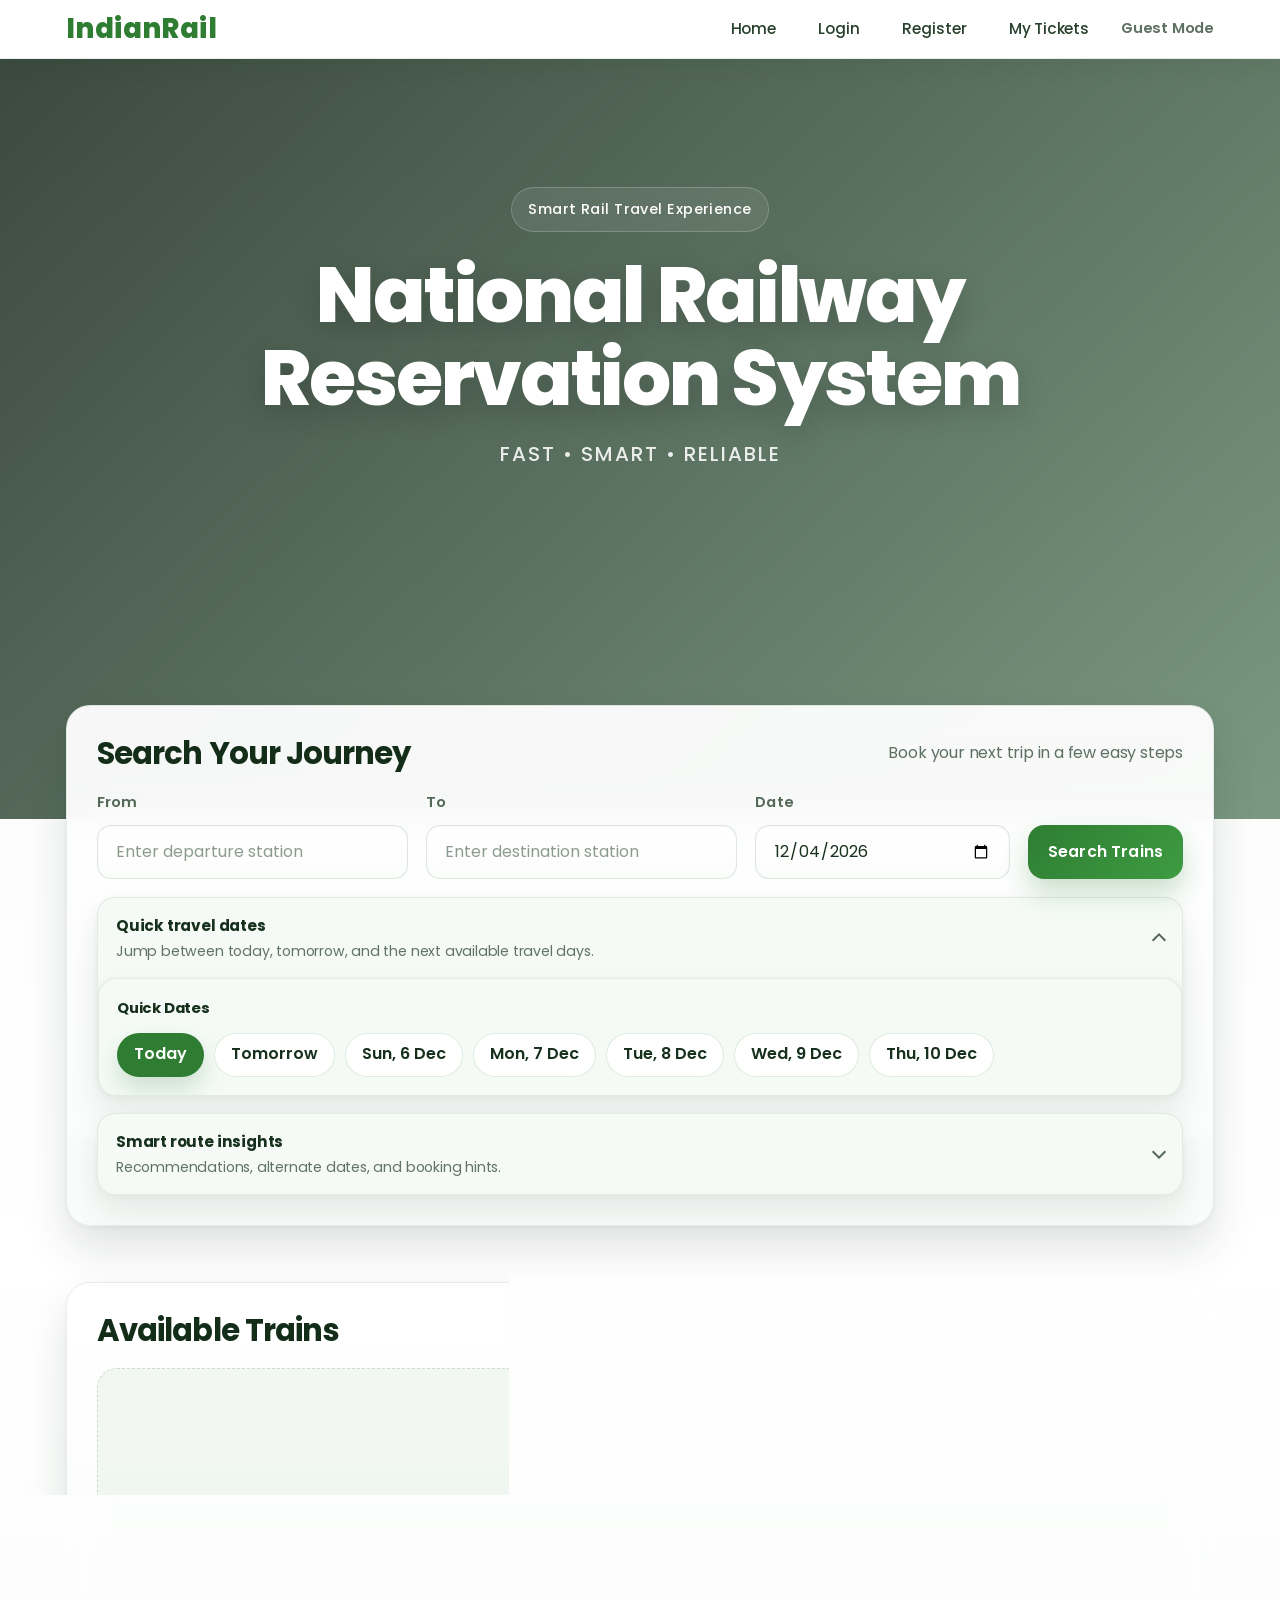
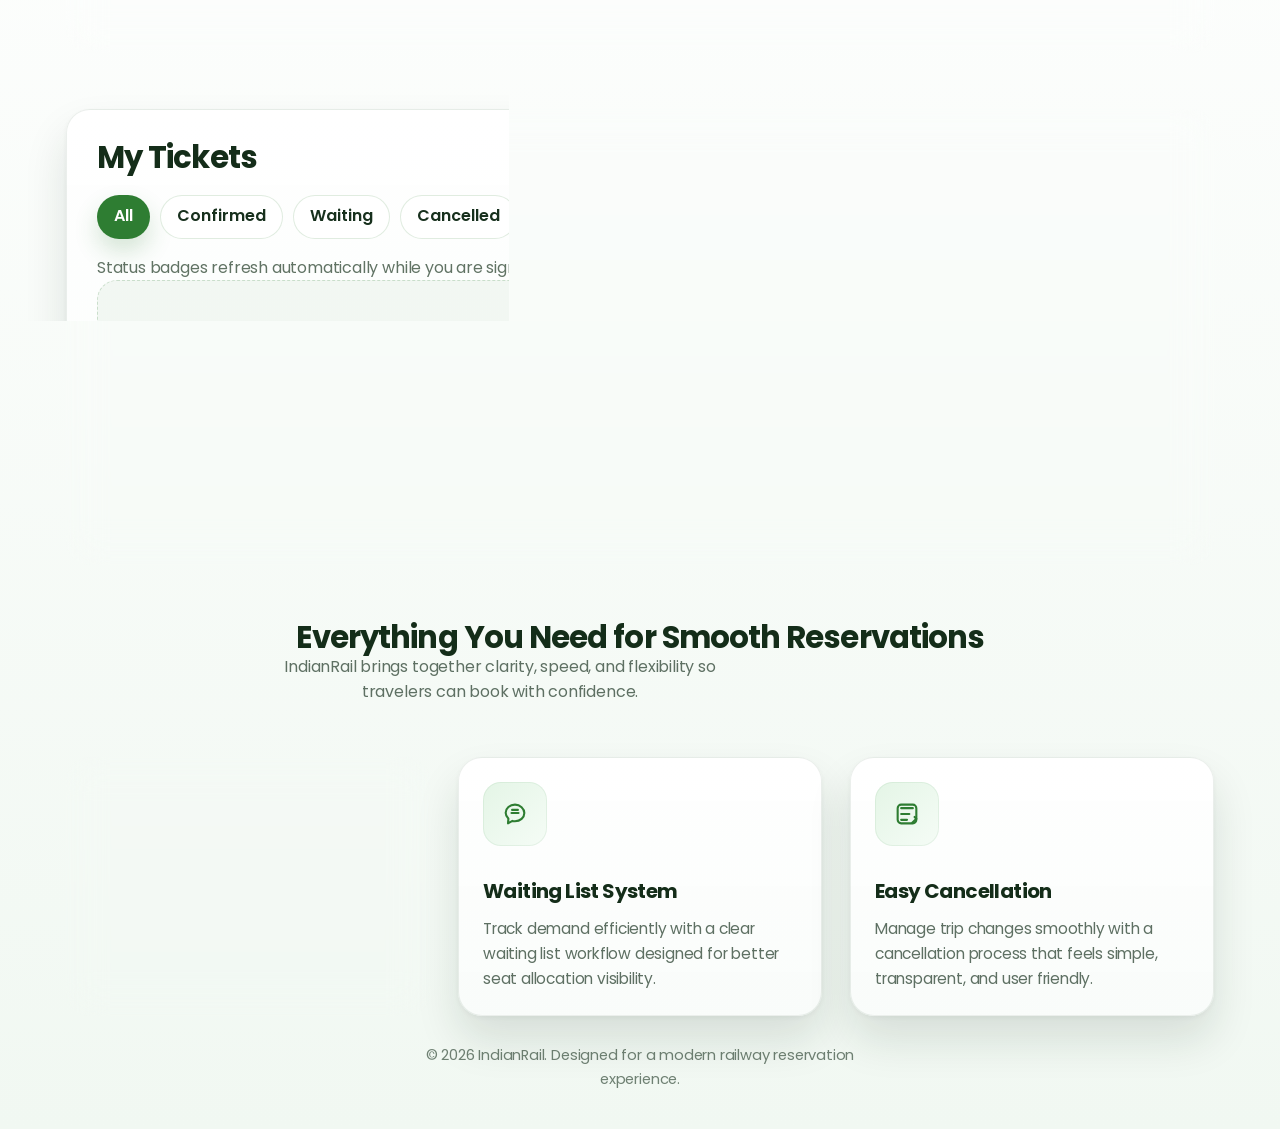
<file: frontend/index.html>
<!DOCTYPE html>
<html lang="en">
<head>
  <meta charset="UTF-8">
  <meta name="viewport" content="width=device-width, initial-scale=1.0">
  <title>IndianRail | National Railway Reservation System (NRRS)</title>
  <meta name="description" content="IndianRail is a modern IndianRail railway reservation system homepage with fast train search and booking features.">
  <link rel="preconnect" href="https://fonts.googleapis.com">
  <link rel="preconnect" href="https://fonts.gstatic.com" crossorigin>
  <link href="https://fonts.googleapis.com/css2?family=Poppins:wght@400;500;600;700;800&display=swap" rel="stylesheet">
  <style>
    :root {
      --primary: #2e7d32;
      --primary-dark: #1f5a23;
      --primary-light: #e8f3e9;
      --text: #17301d;
      --muted: #5e7063;
      --white: #ffffff;
      --danger: #c62828;
      --warning: #b26a00;
      --surface: rgba(255, 255, 255, 0.92);
      --surface-soft: rgba(245, 250, 246, 0.96);
      --line: rgba(34, 84, 43, 0.1);
      --line-strong: rgba(46, 125, 50, 0.18);
      --shadow: 0 18px 45px rgba(16, 52, 25, 0.14);
      --card-shadow: 0 16px 30px rgba(22, 44, 28, 0.1);
      --shadow-soft: 0 12px 24px rgba(16, 52, 25, 0.08);
      --shadow-card-hover: 0 24px 40px rgba(16, 52, 25, 0.14);
      --radius-lg: 24px;
      --radius-sm: 12px;
      --container: 1180px;
      --transition-base: 0.24s ease;
      --control-height: 54px;
      --surface-card: linear-gradient(180deg, rgba(255, 255, 255, 0.92) 0%, rgba(246, 250, 247, 0.9) 100%);
      --surface-card-solid: linear-gradient(180deg, #ffffff 0%, #fbfdfb 100%);
    }

    * {
      box-sizing: border-box;
      margin: 0;
      padding: 0;
    }

    html {
      scroll-behavior: smooth;
      scroll-padding-top: 88px;
    }

    body {
      font-family: "Poppins", sans-serif;
      color: var(--text);
      background: linear-gradient(180deg, #f6fbf7 0%, #ffffff 48%, #f3faf4 100%);
      font-size: 16px;
      line-height: 1.65;
      letter-spacing: -0.01em;
      -webkit-text-size-adjust: 100%;
    }

    @media (prefers-reduced-motion: reduce) {
      html {
        scroll-behavior: auto;
      }

      *,
      *::before,
      *::after {
        animation-duration: 0.01ms !important;
        animation-iteration-count: 1 !important;
        transition-duration: 0.01ms !important;
        scroll-behavior: auto !important;
      }
    }

    body.modal-open {
      overflow: hidden;
    }

    a {
      color: inherit;
      text-decoration: none;
    }

    button,
    input,
    select {
      font: inherit;
      min-width: 0;
      touch-action: manipulation;
    }

    section[id] {
      scroll-margin-top: 88px;
    }

    .container {
      width: min(var(--container), calc(100% - 32px));
      margin: 0 auto;
    }

    .navbar {
      position: sticky;
      top: 0;
      z-index: 1000;
      background: rgba(255, 255, 255, 0.92);
      backdrop-filter: blur(14px);
      border-bottom: 1px solid rgba(34, 84, 43, 0.08);
      box-shadow: 0 4px 18px rgba(17, 24, 39, 0.08);
    }

    .nav-inner {
      display: flex;
      align-items: center;
      justify-content: space-between;
      min-height: 58px;
      gap: 20px;
      position: relative;
    }

    .brand {
      font-size: 1.7rem;
      font-weight: 800;
      letter-spacing: 0.4px;
      color: var(--primary);
    }

    .nav-toggle {
      display: none;
    }

    .nav-toggle-label {
      display: none;
      width: 48px;
      height: 48px;
      border-radius: 14px;
      border: 1px solid rgba(46, 125, 50, 0.16);
      align-items: center;
      justify-content: center;
      cursor: pointer;
      transition: background 0.25s ease;
    }

    .nav-toggle-label:hover {
      background: #f4faf4;
    }

    .nav-toggle-label span,
    .nav-toggle-label span::before,
    .nav-toggle-label span::after {
      display: block;
      width: 20px;
      height: 2px;
      background: var(--text);
      border-radius: 999px;
      position: relative;
      transition: transform 0.25s ease, opacity 0.25s ease;
    }

    .nav-toggle-label span::before,
    .nav-toggle-label span::after {
      content: "";
      position: absolute;
      left: 0;
    }

    .nav-toggle-label span::before {
      top: -6px;
    }

    .nav-toggle-label span::after {
      top: 6px;
    }

    .nav-menu {
      display: flex;
      align-items: center;
      gap: 18px;
    }

    .nav-links {
      display: flex;
      align-items: center;
      gap: 14px;
      list-style: none;
    }

    .nav-links a,
    .nav-links button {
      font-size: 0.96rem;
      font-weight: 500;
      color: #28412d;
      padding: 10px 14px;
      border-radius: 999px;
      border: none;
      background: transparent;
      cursor: pointer;
      transition: color 0.25s ease, background 0.25s ease;
    }

    .nav-links a:hover,
    .nav-links a:focus-visible,
    .nav-links button:hover,
    .nav-links button:focus-visible {
      color: var(--primary);
      background: var(--primary-light);
      outline: none;
    }

    .nav-user {
      font-size: 0.92rem;
      color: var(--muted);
      font-weight: 600;
      white-space: nowrap;
    }

    .hero {
      position: relative;
      min-height: 750px;
      background:
        linear-gradient(135deg, rgba(7, 24, 11, 0.78), rgba(22, 74, 34, 0.56)),
        url("https://images.unsplash.com/photo-1474487548417-781cb71495f3?auto=format&fit=crop&w=1600&q=80") center/cover no-repeat;
      color: var(--white);
      overflow: hidden;
    }

    .hero::after {
      content: "";
      position: absolute;
      inset: auto -10% -140px auto;
      width: 420px;
      height: 420px;
      background: radial-gradient(circle, rgba(120, 255, 156, 0), rgba(120, 255, 156, 0));
      pointer-events: none;
    }

    .hero-content {
      position: relative;
      z-index: 1;
      display: flex;
      flex-direction: column;
      align-items: center;
      justify-content: center;
      text-align: center;
      padding: 124px 0 220px;
    }

    .eyebrow {
      display: inline-flex;
      align-items: center;
      gap: 10px;
      padding: 10px 16px;
      margin-bottom: 22px;
      border: 1px solid rgba(255, 255, 255, 0.2);
      border-radius: 999px;
      background: rgba(255, 255, 255, 0.08);
      backdrop-filter: blur(10px);
      font-size: 0.9rem;
      font-weight: 500;
      letter-spacing: 0.03em;
    }

    .hero h1 {
      max-width: 820px;
      font-size: clamp(2.6rem, 6vw, 4.9rem);
      font-weight: 800;
      line-height: 1.08;
      letter-spacing: -0.03em;
      text-shadow: 0 10px 30px rgba(0, 0, 0, 0.18);
    }

    .hero p {
      margin-top: 18px;
      font-size: clamp(1rem, 2vw, 1.25rem);
      font-weight: 500;
      letter-spacing: 0.1em;
      text-transform: uppercase;
      color: rgba(255, 255, 255, 0.88);
    }

    .search-wrap {
      position: relative;
      z-index: 2;
      margin-top: -110px;
    }

    .search-card,
    .results-card,
    .tickets-panel,
    .feature-card,
    .modal-panel {
      border: 1px solid rgba(255, 255, 255, 0.52);
      border-radius: var(--radius-lg);
      background: var(--surface-card);
      backdrop-filter: blur(18px);
      box-shadow: var(--shadow);
      transition: transform var(--transition-base), box-shadow var(--transition-base), border-color var(--transition-base), background var(--transition-base);
    }

    .search-card {
      padding: 30px;
    }

    .search-header,
    .panel-header {
      display: flex;
      align-items: center;
      justify-content: space-between;
      gap: 18px;
      margin-bottom: 24px;
    }

    .search-header h2,
    .panel-header h2,
    .section-intro h2 {
      font-size: clamp(1.35rem, 2.4vw, 2rem);
      font-weight: 700;
      line-height: 1.14;
      letter-spacing: -0.03em;
      color: var(--text);
    }

    .search-header span,
    .panel-header p,
    .section-intro p,
    .empty-state p,
    .result-meta,
    .ticket-meta,
    .helper-text {
      color: var(--muted);
      font-size: clamp(0.94rem, 0.18vw + 0.91rem, 1rem);
      line-height: 1.6;
    }

    .panel-header p,
    .ticket-meta,
    .result-meta,
    .helper-text {
      overflow-wrap: anywhere;
    }

    .search-header span,
    .panel-header p,
    .section-intro p {
      max-width: 48ch;
    }

    .booking-form {
      display: grid;
      grid-template-columns: 1.1fr 1.1fr 0.9fr auto;
      gap: 18px;
      align-items: end;
    }

    .field {
      display: flex;
      flex-direction: column;
      gap: 10px;
      position: relative;
    }

    .field label {
      font-size: 0.92rem;
      font-weight: 700;
      letter-spacing: 0.01em;
      color: #26402b;
    }

    .field input,
    .field select {
      width: 100%;
      height: var(--control-height);
      border: 1px solid rgba(46, 125, 50, 0.16);
      border-radius: 14px;
      padding: 0 18px;
      background: rgba(255, 255, 255, 0.92);
      color: var(--text);
      box-shadow: inset 0 1px 2px rgba(10, 32, 16, 0.04);
      transition: border-color var(--transition-base), box-shadow var(--transition-base), transform var(--transition-base), background var(--transition-base);
    }

    .field input::placeholder {
      color: #8b9c8f;
    }

    .field input:focus,
    .field select:focus {
      outline: none;
      border-color: rgba(46, 125, 50, 0.55);
      box-shadow: 0 0 0 4px rgba(46, 125, 50, 0.12);
      transform: translateY(-1px);
    }

    .primary-btn,
    .secondary-btn,
    .ghost-btn,
    .danger-btn {
      min-height: var(--control-height);
      height: var(--control-height);
      border: none;
      border-radius: 14px;
      padding: 0 22px;
      font-weight: 700;
      font-size: 0.98rem;
      letter-spacing: 0.01em;
      cursor: pointer;
      position: relative;
      isolation: isolate;
      transition: transform var(--transition-base), box-shadow var(--transition-base), background var(--transition-base), color var(--transition-base), opacity var(--transition-base);
    }

    .primary-btn {
      background: linear-gradient(135deg, var(--primary), #3e9c42);
      color: var(--white);
      box-shadow: 0 14px 24px rgba(46, 125, 50, 0.28);
    }

    .primary-btn:hover,
    .primary-btn:focus-visible {
      transform: translateY(-2px);
      box-shadow: 0 18px 30px rgba(46, 125, 50, 0.34);
      outline: none;
    }

    .primary-btn:active,
    .secondary-btn:active,
    .ghost-btn:active,
    .danger-btn:active,
    .quick-date-btn:active,
    .filter-pill:active,
    .date-pill:active,
    .auth-tab:active,
    .ticket-type-option:active,
    .drawer-summary:active,
    .nav-links a:active,
    .nav-links button:active {
      transform: translateY(1px) scale(0.99);
    }

    .secondary-btn {
      background: rgba(46, 125, 50, 0.1);
      color: var(--primary);
      box-shadow: inset 0 0 0 1px rgba(46, 125, 50, 0.06);
    }

    .ghost-btn {
      background: rgba(24, 65, 33, 0.06);
      color: var(--text);
      box-shadow: inset 0 0 0 1px rgba(24, 65, 33, 0.05);
    }

    .danger-btn {
      background: rgba(198, 40, 40, 0.1);
      color: var(--danger);
      box-shadow: inset 0 0 0 1px rgba(198, 40, 40, 0.05);
    }

    .secondary-btn:hover,
    .secondary-btn:focus-visible,
    .ghost-btn:hover,
    .ghost-btn:focus-visible,
    .danger-btn:hover,
    .danger-btn:focus-visible {
      transform: translateY(-2px);
      outline: none;
      box-shadow: 0 14px 28px rgba(16, 52, 25, 0.1);
    }

    .primary-btn[disabled],
    .secondary-btn[disabled],
    .ghost-btn[disabled],
    .danger-btn[disabled],
    .auth-tab[disabled] {
      opacity: 0.72;
      cursor: not-allowed;
      box-shadow: none;
      transform: none;
    }

    .primary-btn[data-loading="true"],
    .secondary-btn[data-loading="true"],
    .ghost-btn[data-loading="true"],
    .danger-btn[data-loading="true"] {
      padding-right: 48px;
    }

    .primary-btn[data-loading="true"]::after,
    .secondary-btn[data-loading="true"]::after,
    .ghost-btn[data-loading="true"]::after,
    .danger-btn[data-loading="true"]::after {
      content: "";
      position: absolute;
      top: 50%;
      right: 18px;
      width: 16px;
      height: 16px;
      margin-top: -8px;
      border-radius: 50%;
      border: 2px solid currentColor;
      border-right-color: transparent;
      animation: button-spin 0.72s linear infinite;
    }

    @keyframes button-spin {
      to {
        transform: rotate(360deg);
      }
    }

    .status-banner {
      display: none;
      margin-top: 18px;
      padding: 14px 16px;
      border-radius: 16px;
      font-weight: 600;
      overflow-wrap: anywhere;
    }

    .status-banner.show {
      display: block;
    }

    .status-banner.success {
      background: rgba(46, 125, 50, 0.12);
      color: var(--primary-dark);
    }

    .status-banner.error {
      background: rgba(198, 40, 40, 0.12);
      color: var(--danger);
    }

    .status-banner.info {
      background: rgba(46, 125, 50, 0.08);
      color: var(--text);
    }

    .search-tools,
    .tickets-toolbar {
      display: grid;
      gap: 16px;
      margin-top: 18px;
    }

    .quick-dates,
    .filter-pills,
    .available-dates {
      display: flex;
      flex-wrap: wrap;
      gap: 10px;
    }

    .quick-date-btn,
    .filter-pill,
    .date-pill {
      min-height: 44px;
      padding: 0 16px;
      border-radius: 999px;
      border: 1px solid rgba(46, 125, 50, 0.15);
      background: rgba(255, 255, 255, 0.88);
      color: var(--text);
      font-weight: 600;
      cursor: pointer;
      flex: 0 0 auto;
      transition: transform var(--transition-base), background var(--transition-base), color var(--transition-base), border-color var(--transition-base), box-shadow var(--transition-base);
    }

    .quick-date-btn:hover,
    .filter-pill:hover,
    .date-pill:hover {
      border-color: rgba(46, 125, 50, 0.28);
      transform: translateY(-1px);
    }

    .quick-date-btn.active,
    .filter-pill.active,
    .date-pill.active {
      background: var(--primary);
      color: var(--white);
      box-shadow: 0 12px 24px rgba(46, 125, 50, 0.2);
    }

    .route-insights {
      display: grid;
      gap: 12px;
      padding: 0;
      border-radius: 18px;
      background: transparent;
      border: none;
    }

    .insight-title {
      font-size: 0.92rem;
      font-weight: 700;
      color: var(--text);
    }

    .search-support-panel,
    .insights-drawer,
    .info-drawer {
      border-radius: 18px;
      border: 1px solid var(--line);
      background: var(--surface-soft);
      box-shadow: inset 0 1px 0 rgba(255, 255, 255, 0.35);
      overflow: hidden;
    }

    .search-support-panel {
      display: grid;
      gap: 12px;
      padding: 18px;
    }

    .quick-dates-drawer .drawer-content {
      padding: 0;
      border-top: none;
    }

    .drawer-summary {
      display: flex;
      align-items: center;
      gap: 14px;
      padding: 16px 18px;
      cursor: pointer;
      list-style: none;
      transition: background var(--transition-base), color var(--transition-base);
    }

    .drawer-summary:hover,
    .drawer-summary:focus-visible {
      background: rgba(46, 125, 50, 0.06);
      outline: none;
    }

    .drawer-summary::-webkit-details-marker {
      display: none;
    }

    .drawer-summary-main {
      flex: 1;
      min-width: 0;
      display: grid;
      gap: 2px;
    }

    .drawer-summary-title {
      font-size: 0.95rem;
      font-weight: 700;
      color: var(--text);
    }

    .drawer-meta {
      color: var(--muted);
      font-size: 0.88rem;
      overflow-wrap: anywhere;
    }

    .drawer-chevron {
      width: 10px;
      height: 10px;
      flex: 0 0 auto;
      border-right: 2px solid rgba(23, 48, 29, 0.72);
      border-bottom: 2px solid rgba(23, 48, 29, 0.72);
      transform: rotate(45deg);
      transition: transform var(--transition-base);
      margin-top: -4px;
    }

    .insights-drawer[open] > .drawer-summary .drawer-chevron,
    .info-drawer[open] > .drawer-summary .drawer-chevron {
      transform: rotate(225deg);
      margin-top: 4px;
    }

    .drawer-content {
      padding: 0 18px 18px;
      border-top: 1px solid var(--line);
      animation: drawer-in 0.24s ease;
    }

    @keyframes drawer-in {
      from {
        opacity: 0;
        transform: translateY(-6px);
      }

      to {
        opacity: 1;
        transform: translateY(0);
      }
    }

    .insight-metrics {
      margin: 14px 0 2px;
    }

    .suggest-list {
      position: absolute;
      top: calc(100% + 8px);
      left: 0;
      right: 0;
      z-index: 25;
      display: none;
      overflow: hidden;
      border-radius: 18px;
      background: rgba(255, 255, 255, 0.98);
      border: 1px solid rgba(46, 125, 50, 0.14);
      box-shadow: 0 20px 36px rgba(15, 23, 42, 0.12);
    }

    .suggest-list.show {
      display: block;
    }

    .suggest-item {
      width: 100%;
      padding: 14px 16px;
      border: none;
      background: transparent;
      text-align: left;
      cursor: pointer;
      color: var(--text);
      font-weight: 500;
    }

    .suggest-item:hover,
    .suggest-item:focus-visible {
      background: rgba(46, 125, 50, 0.08);
      outline: none;
    }

    .journey-strip {
      display: flex;
      flex-wrap: wrap;
      gap: 10px;
      margin-top: 12px;
    }

    .journey-chip {
      display: inline-flex;
      align-items: center;
      gap: 8px;
      padding: 10px 14px;
      border-radius: 14px;
      background: rgba(46, 125, 50, 0.08);
      color: var(--primary-dark);
      font-size: 0.9rem;
      font-weight: 600;
    }

    .results-section,
    .tickets-section,
    .features {
      padding: 52px 0 0;
    }

    .results-card,
    .tickets-panel {
      padding: 30px;
    }

    .results-list,
    .tickets-list {
      display: grid;
      gap: 20px;
    }

    .result-item,
    .ticket-item {
      display: grid;
      grid-template-columns: minmax(0, 1fr) auto;
      gap: 22px;
      padding: 24px;
      border-radius: 22px;
      background: var(--surface-card-solid);
      box-shadow: var(--card-shadow);
      border: 1px solid rgba(34, 84, 43, 0.07);
      transition: transform var(--transition-base), box-shadow var(--transition-base), border-color var(--transition-base);
    }

    .card-main {
      display: grid;
      gap: 20px;
      min-width: 0;
    }

    .result-top,
    .ticket-top {
      display: flex;
      flex-wrap: wrap;
      align-items: flex-start;
      justify-content: space-between;
      gap: 16px;
    }

    .result-top > div,
    .ticket-top > div {
      min-width: 0;
      flex: 1 1 240px;
    }

    .result-title,
    .ticket-title {
      font-size: clamp(1.14rem, 0.45vw + 1rem, 1.34rem);
      font-weight: 700;
      line-height: 1.24;
      overflow-wrap: anywhere;
    }

    .primary-meta {
      color: var(--muted);
      font-size: 0.94rem;
      font-weight: 600;
      overflow-wrap: anywhere;
    }

    .route-line {
      display: grid;
      grid-template-columns: minmax(0, 1fr) auto minmax(0, 1fr);
      gap: 16px;
      align-items: center;
      padding: 18px 20px;
      border-radius: 20px;
      background: linear-gradient(180deg, rgba(248, 252, 249, 0.96), rgba(240, 247, 242, 0.98));
      border: 1px solid var(--line);
    }

    .time-block {
      display: grid;
      gap: 4px;
      min-width: 0;
    }

    .time-block.align-end {
      text-align: right;
    }

    .time-label {
      font-size: 1.12rem;
      font-weight: 700;
      color: var(--text);
      overflow-wrap: anywhere;
    }

    .station-label {
      color: var(--muted);
      font-size: 0.9rem;
      overflow-wrap: anywhere;
    }

    .connector {
      display: grid;
      justify-items: center;
      gap: 8px;
      min-width: 70px;
      color: var(--muted);
    }

    .connector::before,
    .connector::after {
      content: "";
      width: 68px;
      height: 1px;
      background: rgba(46, 125, 50, 0.2);
    }

    .connector span {
      font-size: 0.78rem;
      font-weight: 700;
      letter-spacing: 0.08em;
      text-transform: uppercase;
    }

    .summary-metrics {
      display: grid;
      grid-template-columns: repeat(3, minmax(0, 1fr));
      gap: 14px;
    }

    .summary-metric {
      min-width: 0;
      min-height: 92px;
      display: grid;
      align-content: start;
      gap: 4px;
      padding: 16px 18px;
      border-radius: 18px;
      background: var(--surface-soft);
      border: 1px solid var(--line);
      box-shadow: inset 0 1px 0 rgba(255, 255, 255, 0.4);
    }

    .summary-metric strong {
      display: block;
      color: var(--text);
      font-size: 1rem;
      font-weight: 700;
      overflow-wrap: anywhere;
    }

    .summary-metric.emphasis strong {
      font-size: 1.12rem;
      color: var(--primary-dark);
    }

    .metric-label {
      display: block;
      margin-bottom: 8px;
      font-size: 0.78rem;
      text-transform: uppercase;
      letter-spacing: 0.08em;
      color: #6d7e71;
    }

    .detail-grid {
      gap: 14px 16px;
      margin-top: 16px;
    }

    .detail-grid > * {
      padding: 14px 16px;
      border-radius: 16px;
      background: var(--white);
      border: 1px solid rgba(34, 84, 43, 0.08);
      box-shadow: var(--shadow-soft);
    }

    .detail-item {
      padding: 14px;
      border-radius: 14px;
      background: var(--white);
      border: 1px solid rgba(34, 84, 43, 0.08);
      box-shadow: var(--shadow-soft);
    }

    .detail-heading {
      display: block;
      margin-bottom: 6px;
      color: var(--text);
      font-size: 0.9rem;
      font-weight: 700;
      letter-spacing: 0.02em;
    }

    .detail-value {
      color: var(--muted);
      font-size: 0.92rem;
      font-weight: 600;
      overflow-wrap: anywhere;
    }

    .badge {
      display: inline-flex;
      align-items: center;
      justify-content: center;
      min-height: 34px;
      padding: 6px 12px;
      border-radius: 999px;
      font-size: 0.82rem;
      font-weight: 700;
    }

    .badge.available,
    .badge.confirmed {
      background: rgba(46, 125, 50, 0.12);
      color: var(--primary-dark);
    }

    .badge.waiting {
      background: rgba(178, 106, 0, 0.12);
      color: var(--warning);
    }

    .badge.cancelled {
      background: rgba(198, 40, 40, 0.12);
      color: var(--danger);
    }

    .meta-grid {
      display: grid;
      grid-template-columns: repeat(2, minmax(0, 1fr));
      gap: 10px 24px;
      margin-top: 12px;
    }

    .meta-grid strong {
      display: block;
      font-size: 0.82rem;
      text-transform: uppercase;
      letter-spacing: 0.08em;
      color: #6d7e71;
      margin-bottom: 4px;
    }

    .item-actions {
      display: flex;
      flex-direction: column;
      gap: 14px;
      justify-content: center;
      min-width: 170px;
    }

    .ticket-actions {
      align-items: stretch;
    }

    .desktop-ticket-action {
      display: none;
    }

    .ticket-action-menu {
      display: inline-flex;
      align-self: stretch;
    }

    .mobile-action-menu {
      position: relative;
      display: inline-flex;
      width: 100%;
    }

    .mobile-action-toggle {
      width: 100%;
      min-height: 48px;
      padding: 0 16px;
      border-radius: 14px;
      justify-content: space-between;
      gap: 12px;
    }

    .mobile-action-toggle span {
      font-size: 1.2rem;
      line-height: 1;
      pointer-events: none;
      transform: translateY(-1px);
    }

    .mobile-action-dropdown {
      position: absolute;
      right: 0;
      bottom: calc(100% + 8px);
      z-index: 40;
      min-width: min(220px, 90vw);
      display: grid;
      gap: 4px;
      padding: 8px;
      border-radius: 16px;
      border: 1px solid rgba(34, 84, 43, 0.1);
      background: rgba(255, 255, 255, 0.98);
      box-shadow: 0 20px 34px rgba(10, 21, 13, 0.14);
      opacity: 0;
      pointer-events: none;
      transform: translateY(6px);
      transition: opacity var(--transition-base), transform var(--transition-base);
    }

    .mobile-action-menu.is-open .mobile-action-dropdown {
      opacity: 1;
      pointer-events: auto;
      transform: translateY(0);
    }

    .mobile-action-item {
      width: 100%;
      display: flex;
      align-items: center;
      justify-content: flex-start;
      gap: 10px;
      min-height: 42px;
      padding: 10px 12px;
      border: none;
      border-radius: 10px;
      background: transparent;
      color: var(--text);
      text-decoration: none;
      font-weight: 600;
      text-align: left;
      cursor: pointer;
    }

    .mobile-action-item:hover,
    .mobile-action-item:focus-visible {
      background: rgba(46, 125, 50, 0.08);
      outline: none;
    }

    .quick-date-btn:focus-visible,
    .filter-pill:focus-visible,
    .date-pill:focus-visible,
    .mobile-action-toggle:focus-visible,
    .ticket-type-option:focus-visible {
      outline: none;
      box-shadow: 0 0 0 4px rgba(46, 125, 50, 0.12);
    }

    .mobile-action-item.danger {
      color: var(--danger);
    }

    .mobile-action-item:disabled {
      opacity: 0.62;
      cursor: not-allowed;
    }

    .empty-state {
      display: grid;
      gap: 10px;
      justify-items: center;
      padding: 36px 18px;
      text-align: center;
      border-radius: 20px;
      background: rgba(46, 125, 50, 0.05);
      border: 1px dashed rgba(46, 125, 50, 0.2);
    }

    .empty-state-icon {
      width: 54px;
      height: 54px;
      display: grid;
      place-items: center;
      border-radius: 18px;
      background: rgba(255, 255, 255, 0.9);
      box-shadow: inset 0 0 0 1px rgba(46, 125, 50, 0.1);
      color: var(--primary);
      font-size: 0.95rem;
      font-weight: 800;
      letter-spacing: 0.14em;
    }

    .empty-state-title {
      font-size: 1.08rem;
      font-weight: 700;
      color: var(--text);
    }

    .empty-state-hint {
      color: var(--muted);
      font-size: 0.9rem;
      max-width: 42ch;
    }

    .skeleton-card {
      display: grid;
      gap: 14px;
      padding: 22px;
      border-radius: 20px;
      background: rgba(255, 255, 255, 0.92);
      box-shadow: var(--card-shadow);
    }

    .skeleton-line {
      height: 14px;
      border-radius: 999px;
      background: linear-gradient(90deg, rgba(226, 239, 228, 0.9), rgba(245, 250, 246, 1), rgba(226, 239, 228, 0.9));
      background-size: 200% 100%;
      animation: shimmer 1.2s infinite linear;
    }

    .skeleton-line.short {
      width: 32%;
    }

    .skeleton-line.medium {
      width: 58%;
    }

    .skeleton-line.long {
      width: 84%;
    }

    @keyframes shimmer {
      0% {
        background-position: 200% 0;
      }

      100% {
        background-position: -200% 0;
      }
    }

    .toast-stack {
      position: fixed;
      right: 20px;
      bottom: 20px;
      z-index: 1400;
      display: grid;
      gap: 12px;
      width: min(360px, calc(100% - 40px));
    }

    .toast {
      padding: 14px 16px;
      border-radius: 16px;
      color: var(--white);
      box-shadow: 0 16px 32px rgba(10, 21, 13, 0.22);
      animation: toast-in 0.2s ease;
      overflow-wrap: anywhere;
    }

    .toast.success {
      background: #1f5a23;
    }

    .toast.error {
      background: #8d1f1f;
    }

    .toast.info {
      background: #17301d;
    }

    @media (hover: hover) {
      .result-item:hover,
      .ticket-item:hover {
        transform: translateY(-3px);
        box-shadow: var(--shadow-card-hover);
        border-color: rgba(46, 125, 50, 0.14);
      }
    }

    @keyframes toast-in {
      from {
        opacity: 0;
        transform: translateY(10px);
      }

      to {
        opacity: 1;
        transform: translateY(0);
      }
    }

    .features {
      padding-bottom: 80px;
    }

    .section-intro {
      text-align: center;
      max-width: 760px;
      margin: 0 auto 52px;
    }

    .feature-grid {
      display: grid;
      grid-template-columns: repeat(3, minmax(0, 1fr));
      gap: 28px;
    }

    .feature-card {
      display: grid;
      gap: 14px;
      padding: 30px;
      background: var(--surface-card-solid);
      box-shadow: var(--card-shadow);
      border: 1px solid rgba(34, 84, 43, 0.07);
      transition: transform 0.28s ease, box-shadow 0.28s ease;
    }

    .feature-card:hover {
      transform: translateY(-8px);
      box-shadow: 0 24px 34px rgba(18, 45, 25, 0.14);
    }

    .feature-icon {
      width: 64px;
      height: 64px;
      display: grid;
      place-items: center;
      margin-bottom: 20px;
      border-radius: 18px;
      background: linear-gradient(135deg, #e4f5e6, #f5fcf6);
      color: var(--primary);
      box-shadow: inset 0 0 0 1px rgba(46, 125, 50, 0.08);
    }

    .feature-card h3 {
      font-size: 1.25rem;
      color: var(--text);
    }

    .feature-card p {
      color: var(--muted);
      font-size: 0.97rem;
    }

    .footer {
      padding: 28px 0 38px;
      text-align: center;
      color: #6f8173;
      font-size: 0.92rem;
    }

    .footer p {
      max-width: 52ch;
      margin: 0 auto;
    }

    .modal {
      position: fixed;
      inset: 0;
      display: none;
      align-items: center;
      justify-content: center;
      padding: 20px;
      background: rgba(10, 21, 13, 0.6);
      z-index: 1200;
    }

    .modal.show {
      display: flex;
      animation: modal-fade 0.22s ease;
    }

    .modal.show .modal-panel {
      animation: modal-pop 0.26s ease;
    }

    #bookingModal.show .modal-panel {
      animation: booking-sheet-rise 0.28s ease;
    }

    @keyframes modal-fade {
      from {
        opacity: 0;
      }

      to {
        opacity: 1;
      }
    }

    @keyframes modal-pop {
      from {
        opacity: 0;
        transform: translateY(16px) scale(0.98);
      }

      to {
        opacity: 1;
        transform: translateY(0) scale(1);
      }
    }

    @keyframes booking-sheet-rise {
      from {
        opacity: 0;
        transform: translateY(28px);
      }

      to {
        opacity: 1;
        transform: translateY(0);
      }
    }

    .modal-panel {
      width: min(460px, 100%);
      padding: 28px;
      background: rgba(255, 255, 255, 0.95);
      overscroll-behavior: contain;
    }

    #bookingModal {
      padding: 0;
      align-items: flex-end;
      overflow: hidden;
    }

    #bookingModal .modal-panel {
      width: 100%;
      max-width: 100%;
      height: 100vh;
      max-height: 100vh;
      min-height: 100vh;
      height: 100dvh;
      max-height: 100dvh;
      min-height: 100dvh;
      margin: 0 auto;
      padding: 0;
      display: flex;
      flex-direction: column;
      overflow: hidden;
      overflow-x: hidden;
      border-radius: 0;
    }

    #bookingModal .modal-header {
      margin-bottom: 0;
      padding: 20px 20px 16px;
      border-bottom: 1px solid rgba(46, 125, 50, 0.12);
      background: rgba(255, 255, 255, 0.97);
      position: sticky;
      top: 0;
      z-index: 3;
    }

    #bookingModal .modal-header h2 {
      font-size: clamp(1.2rem, 4.6vw, 1.55rem);
      line-height: 1.2;
    }

    .booking-modal-body {
      flex: 1;
      min-height: 0;
      overflow-y: auto;
      overflow-x: hidden;
      padding: 18px 20px 16px;
      overscroll-behavior: contain;
      -webkit-overflow-scrolling: touch;
    }

    .booking-modal-body .confirmation-content {
      margin-top: 0;
      gap: 14px;
    }

    .booking-modal-body .confirmation-content p {
      overflow-wrap: anywhere;
    }

    .booking-modal-body .auth-form,
    .booking-sheet-form {
      display: flex;
      flex-direction: column;
      gap: 16px;
      margin-top: 18px;
    }

    .booking-modal-body .field {
      gap: 8px;
    }

    .booking-modal-body .field input,
    .booking-modal-body .field select {
      width: 100%;
      box-sizing: border-box;
      min-height: 56px;
      padding-inline: 16px;
      font-size: 16px;
    }

    .booking-modal-body .meta-grid {
      grid-template-columns: 1fr;
      gap: 12px;
      margin-top: 16px;
    }

    .ticket-type-list {
      display: flex;
      flex-direction: column;
      gap: 12px;
      width: 100%;
    }

    .ticket-type-option {
      width: 100%;
      display: flex;
      align-items: flex-start;
      justify-content: space-between;
      gap: 12px;
      padding: 14px 16px;
      min-height: 72px;
      border: 1px solid rgba(46, 125, 50, 0.16);
      border-radius: 14px;
      background: rgba(255, 255, 255, 0.9);
      color: var(--text);
      cursor: pointer;
      text-align: left;
      transition: border-color 0.2s ease, background 0.2s ease, box-shadow 0.2s ease;
    }

    .ticket-type-option:hover,
    .ticket-type-option:focus-visible {
      outline: none;
      border-color: rgba(46, 125, 50, 0.35);
      box-shadow: 0 10px 18px rgba(16, 52, 25, 0.08);
    }

    .ticket-type-option.selected {
      border-color: rgba(46, 125, 50, 0.58);
      background: rgba(46, 125, 50, 0.08);
    }

    .ticket-type-option-name {
      font-weight: 700;
      letter-spacing: 0.04em;
    }

    .ticket-type-option-meta {
      color: var(--muted);
      font-size: 0.92rem;
      text-align: left;
      white-space: normal;
    }

    .booking-modal-body .status-banner {
      margin-top: 18px;
    }

    .booking-modal-actions {
      padding: 14px 20px calc(14px + env(safe-area-inset-bottom, 0px));
      border-top: 1px solid rgba(46, 125, 50, 0.12);
      background: rgba(255, 255, 255, 0.96);
      position: sticky;
      bottom: 0;
      z-index: 3;
    }

    .booking-modal-actions .item-actions {
      margin-top: 0;
      min-width: 0;
      width: 100%;
    }

    .booking-modal-actions .primary-btn,
    .booking-modal-actions .secondary-btn,
    .booking-modal-actions .ghost-btn {
      width: 100%;
    }

    .booking-sheet-summary {
      display: grid;
      gap: 14px;
      padding: 18px;
      border-radius: 20px;
      background: linear-gradient(180deg, rgba(245, 250, 246, 0.96), rgba(255, 255, 255, 0.98));
      border: 1px solid var(--line);
      box-shadow: inset 0 1px 0 rgba(255, 255, 255, 0.45);
    }

    .booking-sheet-form .field label,
    .ticket-type-group-label {
      font-size: 0.92rem;
      font-weight: 700;
      color: #26402b;
    }

    .ticket-type-group {
      display: grid;
      gap: 10px;
    }

    .modal-header {
      display: flex;
      align-items: center;
      justify-content: space-between;
      gap: 12px;
      margin-bottom: 22px;
    }

    .modal-close {
      width: 40px;
      height: 40px;
      border-radius: 999px;
      border: none;
      background: rgba(24, 65, 33, 0.06);
      font-size: 1.3rem;
      cursor: pointer;
      transition: background var(--transition-base), transform var(--transition-base);
    }

    .modal-close:hover,
    .modal-close:focus-visible {
      background: rgba(46, 125, 50, 0.12);
      outline: none;
    }

    .auth-tabs {
      display: flex;
      flex-direction: row;
      flex-wrap: nowrap;
      justify-content: center;
      align-items: stretch;
      gap: 10px;
      margin-bottom: 18px;
      overflow-x: auto;
      overscroll-behavior-x: contain;
      -webkit-overflow-scrolling: touch;
    }

    .auth-tab {
      flex: 1 1 0;
      width: auto;
      min-width: 0;
      height: 48px;
      padding: 0 14px;
      border-radius: 14px;
      border: none;
      background: rgba(46, 125, 50, 0.08);
      color: var(--muted);
      font-weight: 700;
      cursor: pointer;
      white-space: nowrap;
    }

    .auth-tab.active {
      background: var(--primary);
      color: var(--white);
    }

    .auth-form {
      display: none;
      gap: 14px;
      flex-direction: column;
    }

    .auth-form.active {
      display: flex;
    }

    .auth-form .field input,
    .auth-form .field select {
      height: 54px;
    }

    .confirmation-content {
      display: grid;
      gap: 10px;
      margin-top: 12px;
    }

    .confirmation-content p {
      padding: 12px 14px;
      border-radius: 14px;
      background: var(--surface-soft);
      border: 1px solid var(--line);
    }

    .hidden {
      display: none;
    }

    .reveal-on-scroll {
      opacity: 0;
      transform: translateY(18px);
      transition:
        opacity 0.48s ease var(--reveal-delay, 0ms),
        transform 0.48s cubic-bezier(0.2, 0.8, 0.2, 1) var(--reveal-delay, 0ms);
    }

    .reveal-on-scroll.is-visible {
      opacity: 1;
      transform: translateY(0);
    }

    @media (max-width: 980px) {
      .hero {
        min-height: 660px;
      }

      .booking-form,
      .feature-grid {
        grid-template-columns: 1fr 1fr;
      }

      .result-item,
      .ticket-item {
        grid-template-columns: 1fr;
      }

      .item-actions {
        flex-direction: row;
        min-width: 0;
      }
    }

    @media (max-width: 760px) {
      .nav-toggle-label {
        display: inline-flex;
      }

      .nav-menu {
        position: absolute;
        top: 78px;
        left: 0;
        right: 0;
        display: block;
        background: rgba(255, 255, 255, 0.98);
        box-shadow: 0 16px 30px rgba(15, 23, 42, 0.08);
        border-top: 1px solid rgba(0, 0, 0, 0.05);
        opacity: 0;
        visibility: hidden;
        transform: translateY(-10px);
        transition: opacity 0.25s ease, visibility 0.25s ease, transform 0.25s ease;
      }

      .nav-links {
        flex-direction: column;
        align-items: stretch;
        padding: 16px;
        gap: 8px;
      }

      .nav-user {
        padding: 0 16px 16px;
      }

      .nav-toggle:checked + .nav-toggle-label span {
        background: transparent;
      }

      .nav-toggle:checked + .nav-toggle-label span::before {
        transform: translateY(6px) rotate(45deg);
      }

      .nav-toggle:checked + .nav-toggle-label span::after {
        transform: translateY(-6px) rotate(-45deg);
      }

      .nav-toggle:checked ~ .nav-menu {
        opacity: 1;
        visibility: visible;
        transform: translateY(0);
      }

      .hero-content {
        padding: 92px 0 200px;
      }

      .search-wrap {
        margin-top: -88px;
      }

      .search-card,
      .results-card,
      .tickets-panel,
      .modal-panel {
        padding: 22px;
      }

      #bookingModal .modal-panel {
        padding: 0;
      }

      #bookingModal .modal-header {
        padding: 22px 22px 16px;
      }

      .booking-modal-body {
        padding: 18px 22px 14px;
      }

      .booking-modal-actions {
        padding: 16px 22px 22px;
      }

      .ticket-type-option {
        align-items: flex-start;
      }

      .search-header,
      .panel-header {
        flex-direction: column;
        align-items: flex-start;
      }

      .booking-form,
      .feature-grid,
      .meta-grid {
        grid-template-columns: 1fr;
      }

      .item-actions {
        flex-direction: column;
      }

      .summary-metrics {
        grid-template-columns: repeat(2, minmax(0, 1fr));
      }

      .summary-metric.emphasis {
        grid-column: 1 / -1;
      }

      .route-line {
        grid-template-columns: 1fr;
        justify-items: start;
      }

      .time-block.align-end {
        text-align: left;
      }

      .connector {
        justify-items: start;
      }

      .connector::before,
      .connector::after {
        width: 44px;
      }
    }

    @media (max-width: 560px) {
      .container {
        width: min(var(--container), calc(100% - 20px));
      }

      .nav-inner {
        min-height: 72px;
      }

      .brand {
        font-size: 1.45rem;
      }

      .hero {
        min-height: 600px;
      }

      .eyebrow {
        font-size: 0.8rem;
        margin-bottom: 18px;
      }

      .hero p {
        letter-spacing: 0.08em;
      }

      .search-wrap {
        margin-top: -72px;
      }

      .results-section,
      .tickets-section,
      .features {
        padding-top: 34px;
      }

      .primary-btn,
      .secondary-btn,
      .ghost-btn,
      .danger-btn {
        width: 100%;
      }

      .ticket-type-option {
        flex-direction: column;
        align-items: flex-start;
      }

      .ticket-type-option-meta {
        text-align: left;
        white-space: normal;
      }
    }

    /* Responsive hardening: mobile-first without changing the visual design */
    :root {
      --page-gutter: 12px;
      --section-gap: 38px;
      --card-padding: 20px;
      --hero-min-height: 620px;
    }

    html {
      overflow-x: hidden;
    }

    body {
      overflow-x: clip;
    }

    img,
    svg {
      max-width: 100%;
      height: auto;
    }

    @media (min-width: 320px) {
      :root {
        --page-gutter: 12px;
      }
    }

    .container {
      width: 100%;
      max-width: var(--container);
      padding-inline: var(--page-gutter);
      margin-inline: auto;
    }

    .brand,
    .field,
    .booking-form > *,
    .result-item > *,
    .ticket-item > * {
      min-width: 0;
    }

    .nav-inner {
      min-height: 72px;
      gap: 12px;
      flex-wrap: wrap;
    }

    .nav-toggle-label {
      display: inline-flex;
      margin-left: auto;
      flex: 0 0 auto;
    }

    .nav-menu {
      position: absolute;
      top: calc(100% + 8px);
      left: var(--page-gutter);
      right: var(--page-gutter);
      display: block;
      padding: 10px;
      border-radius: 20px;
      border: 1px solid rgba(0, 0, 0, 0.05);
      background: rgba(255, 255, 255, 0.98);
      box-shadow: 0 16px 30px rgba(15, 23, 42, 0.08);
      opacity: 0;
      visibility: hidden;
      transform: translateY(-10px);
      transition: opacity 0.25s ease, visibility 0.25s ease, transform 0.25s ease;
    }

    .nav-links {
      flex-direction: column;
      align-items: stretch;
      padding: 0;
      gap: 10px;
    }

    .nav-links a,
    .nav-links button,
    .primary-btn,
    .secondary-btn,
    .ghost-btn,
    .danger-btn {
      display: inline-flex;
      align-items: center;
      justify-content: center;
      max-width: 100%;
      text-decoration: none;
    }

    .nav-links a,
    .nav-links button {
      width: 100%;
      justify-content: flex-start;
      padding: 12px 14px;
    }

    .nav-user {
      width: 100%;
      padding: 0 6px 10px;
      white-space: normal;
      overflow-wrap: anywhere;
    }

    .hero h1,
    .section-intro h2,
    .search-header h2,
    .panel-header h2 {
      overflow-wrap: anywhere;
    }

    .hero {
      min-height: var(--hero-min-height);
    }

    .hero::after {
      inset: auto -6% -96px auto;
      width: 240px;
      height: 240px;
    }

    .hero-content {
      padding: 98px 0 178px;
    }

    .search-wrap {
      margin-top: -82px;
    }

    .search-card,
    .results-card,
    .tickets-panel,
    .feature-card,
    .modal-panel {
      padding: var(--card-padding);
    }

    .search-header,
    .panel-header {
      flex-direction: column;
      align-items: flex-start;
      margin-bottom: 20px;
    }

    .booking-form,
    .feature-grid,
    .meta-grid {
      grid-template-columns: 1fr;
    }

    .search-tools,
    .tickets-toolbar,
    .results-list,
    .tickets-list {
      gap: 18px;
    }

    .quick-dates,
    .filter-pills {
      flex-wrap: nowrap;
      overflow-x: auto;
      padding-bottom: 6px;
      scroll-snap-type: x proximity;
      scrollbar-width: none;
    }

    .quick-dates::-webkit-scrollbar,
    .filter-pills::-webkit-scrollbar {
      display: none;
    }

    .results-section,
    .tickets-section,
    .features {
      padding: var(--section-gap) 0 0;
    }

    .result-item,
    .ticket-item {
      grid-template-columns: 1fr;
      gap: 18px;
      padding: 20px;
    }

    .result-meta,
    .ticket-meta,
    .journey-chip,
    .helper-text,
    .booking-modal-body .confirmation-content p,
    .ticket-type-option-meta {
      overflow-wrap: anywhere;
      word-break: break-word;
    }

    .journey-chip {
      max-width: 100%;
    }

    .item-actions {
      width: 100%;
      min-width: 0;
      flex-direction: column;
      align-items: stretch;
    }

    .booking-form > .primary-btn,
    .auth-form > .primary-btn,
    .item-actions > *,
    .booking-modal-actions .item-actions > * {
      width: 100%;
    }

    .field input,
    .field select,
    .booking-modal-body .field input,
    .booking-modal-body .field select {
      width: 100%;
      min-width: 0;
    }

    .suggest-list {
      max-height: min(280px, 45vh);
      overflow-y: auto;
      overscroll-behavior: contain;
    }

    .feature-grid {
      gap: 20px;
    }

    .feature-card {
      padding: 24px;
    }

    .toast-stack {
      left: var(--page-gutter);
      right: var(--page-gutter);
      bottom: 12px;
      width: auto;
    }

    .modal {
      padding: 14px;
      overflow-y: auto;
    }

    .modal-panel {
      width: 100%;
      max-width: min(460px, 90vw);
      max-height: 90vh;
      overflow: auto;
      padding: 24px;
    }

    #bookingModal {
      padding: 0;
      overflow: hidden;
      align-items: stretch;
    }

    #bookingModal .modal-panel {
      width: 100%;
      max-width: 100%;
      height: 100vh;
      min-height: 100vh;
      max-height: 100vh;
      height: 100dvh;
      min-height: 100dvh;
      max-height: 100dvh;
      padding: 0;
      overflow: hidden;
      border-radius: 0;
    }

    #bookingModal .modal-header {
      padding: 18px 18px 14px;
    }

    .booking-modal-body {
      padding: 16px 18px 14px;
      overscroll-behavior: contain;
    }

    .booking-modal-actions {
      padding: 14px 18px calc(14px + env(safe-area-inset-bottom, 0px));
    }

    .ticket-type-option {
      flex-direction: column;
      align-items: flex-start;
    }

    .ticket-type-option-meta {
      text-align: left;
      white-space: normal;
    }

    @media (min-width: 768px) {
      :root {
        --page-gutter: 16px;
        --section-gap: 46px;
        --card-padding: 24px;
        --hero-min-height: 680px;
      }

      .nav-inner {
        min-height: 58px;
        gap: 20px;
        flex-wrap: nowrap;
      }

      .nav-toggle-label {
        display: none;
      }

      .nav-menu {
        position: static;
        display: flex;
        align-items: center;
        gap: 18px;
        min-width: 0;
        padding: 0;
        border: none;
        border-radius: 0;
        background: transparent;
        box-shadow: none;
        opacity: 1;
        visibility: visible;
        transform: none;
      }

      .nav-links {
        flex-direction: row;
        align-items: center;
        padding: 0;
        gap: 14px;
      }

      .nav-links a,
      .nav-links button {
        width: auto;
        justify-content: center;
        padding: 10px 14px;
      }

      .nav-user {
        width: auto;
        max-width: min(32ch, 28vw);
        padding: 0;
        white-space: nowrap;
        overflow: hidden;
        text-overflow: ellipsis;
      }

      .booking-modal-actions .item-actions > * {
        width: auto;
      }

      .desktop-ticket-action {
        display: inline-flex;
      }

      .ticket-action-menu {
        display: none;
      }

      .quick-dates,
      .filter-pills {
        flex-wrap: wrap;
        overflow: visible;
        padding-bottom: 0;
      }

      .hero-content {
        padding: 112px 0 198px;
      }

      .search-wrap {
        margin-top: -98px;
      }

      #bookingModal {
        padding: 12px;
        align-items: center;
      }

      #bookingModal .modal-panel {
        max-width: min(480px, 90vw);
        height: auto;
        min-height: 0;
        max-height: 90vh;
        margin: auto;
        border-radius: 28px;
      }

      .search-header,
      .panel-header {
        flex-direction: row;
        align-items: center;
      }

      .booking-form {
        grid-template-columns: repeat(2, minmax(0, 1fr));
      }

      .booking-form > .primary-btn {
        grid-column: 1 / -1;
      }

      .feature-grid {
        grid-template-columns: repeat(2, minmax(0, 1fr));
        gap: 26px;
      }

      .meta-grid {
        grid-template-columns: repeat(2, minmax(0, 1fr));
      }

      .item-actions {
        flex-direction: row;
      }

      .item-actions > * {
        flex: 1 1 0;
      }

      .auth-tabs {
        flex-direction: row;
      }

      .auth-tab {
        width: auto;
      }

      .ticket-type-option {
        flex-direction: row;
        align-items: center;
      }

      .ticket-type-option-meta {
        text-align: right;
        white-space: nowrap;
      }
    }

    @media (min-width: 1024px) {
      :root {
        --card-padding: 30px;
        --section-gap: 56px;
        --hero-min-height: 760px;
      }

      .hero::after {
        inset: auto -10% -140px auto;
        width: 420px;
        height: 420px;
      }

      .hero-content {
        padding: 128px 0 226px;
      }

      .search-wrap {
        margin-top: -114px;
      }

      .booking-form {
        grid-template-columns: 1.1fr 1.1fr 0.9fr auto;
      }

      .booking-form > .primary-btn {
        grid-column: auto;
        width: auto;
      }

      .result-item,
      .ticket-item {
        grid-template-columns: minmax(0, 1fr) auto;
        gap: 22px;
        padding: 24px;
      }

      .item-actions {
        width: auto;
        min-width: 170px;
        flex-direction: column;
      }

      .item-actions > * {
        flex: initial;
        width: 100%;
      }

      .feature-grid {
        grid-template-columns: repeat(3, minmax(0, 1fr));
        gap: 28px;
      }
    }

    /* Product polish layer: keep the current layout, improve consistency and finish */
    :root {
      --space-1: 8px;
      --space-2: 12px;
      --space-3: 16px;
      --space-4: 24px;
      --space-5: 32px;
      --card-border: rgba(34, 84, 43, 0.08);
      --card-border-strong: rgba(46, 125, 50, 0.14);
      --shadow-panel: 0 18px 34px rgba(18, 45, 25, 0.1);
      --shadow-card-refined: 0 14px 28px rgba(18, 45, 25, 0.1);
      --shadow-card-refined-hover: 0 22px 38px rgba(18, 45, 25, 0.14);
    }

    body {
      text-rendering: optimizeLegibility;
      font-feature-settings: "kern";
    }

    .search-card,
    .results-card,
    .tickets-panel,
    .feature-card,
    .modal-panel {
      border-color: var(--card-border);
      box-shadow: var(--shadow-panel);
    }

    .result-item,
    .ticket-item,
    .summary-metric,
    .detail-grid > *,
    .detail-item,
    .booking-sheet-summary,
    .ticket-type-option {
      border-color: var(--card-border);
      box-shadow: var(--shadow-card-refined);
      transition: transform var(--transition-base), box-shadow var(--transition-base), border-color var(--transition-base), background var(--transition-base);
    }

    .search-header,
    .panel-header,
    .search-tools,
    .tickets-toolbar,
    .results-list,
    .tickets-list {
      gap: var(--space-3);
    }

    .search-header h2,
    .panel-header h2,
    .section-intro h2,
    .result-title,
    .ticket-title,
    .feature-card h3,
    .empty-state-title {
      font-weight: 800;
      letter-spacing: -0.025em;
      line-height: 1.15;
    }

    .field label,
    .booking-sheet-form .field label,
    .ticket-type-group-label {
      font-weight: 600;
      color: #4f6354;
    }

    .search-header span,
    .panel-header p,
    .section-intro p,
    .empty-state p,
    .result-meta,
    .ticket-meta,
    .helper-text,
    .detail-value,
    .ticket-type-option-meta,
    .drawer-meta {
      line-height: 1.55;
    }

    .primary-meta,
    .result-meta,
    .ticket-meta {
      font-size: 0.93rem;
    }

    .time-label,
    .summary-metric strong,
    .detail-heading,
    .ticket-type-option-name {
      font-weight: 700;
      letter-spacing: -0.01em;
    }

    .primary-btn,
    .secondary-btn,
    .ghost-btn,
    .danger-btn {
      border-radius: 16px;
      padding: 0 20px;
    }

    .secondary-btn,
    .ghost-btn,
    .danger-btn {
      box-shadow: 0 8px 18px rgba(16, 52, 25, 0.06);
    }

    .primary-btn:focus-visible,
    .secondary-btn:focus-visible,
    .ghost-btn:focus-visible,
    .danger-btn:focus-visible {
      outline: none;
      box-shadow: 0 0 0 4px rgba(46, 125, 50, 0.12);
    }

    .quick-date-btn,
    .filter-pill,
    .date-pill,
    .journey-chip,
    .badge {
      line-height: 1.3;
    }

    .quick-date-btn,
    .filter-pill,
    .date-pill,
    .journey-chip,
    .ticket-type-option-name,
    .feature-card h3,
    .drawer-summary-title,
    .nav-user {
      overflow-wrap: anywhere;
      word-break: break-word;
    }

    .mobile-action-dropdown,
    .modal-panel {
      overscroll-behavior: contain;
    }

    .mobile-action-dropdown {
      max-height: min(50vh, 320px);
      overflow: auto;
    }

    .toast,
    .status-banner {
      box-shadow: var(--shadow-card-refined);
    }

    @media (hover: hover) {
      .search-card:hover,
      .results-card:hover,
      .tickets-panel:hover {
        border-color: var(--card-border-strong);
        box-shadow: 0 22px 40px rgba(18, 45, 25, 0.12);
      }

      .summary-metric:hover,
      .detail-grid > *:hover,
      .detail-item:hover,
      .ticket-type-option:hover {
        transform: translateY(-2px);
        box-shadow: var(--shadow-card-refined-hover);
      }
    }

    @media (max-width: 767px) {
      :root {
        --space-1: 8px;
        --space-2: 12px;
        --space-3: 16px;
        --space-4: 20px;
        --card-padding: 18px;
        --section-gap: 36px;
        --control-height: 50px;
      }

      .hero-content {
        padding: 92px 0 170px;
      }

      .search-header,
      .panel-header {
        margin-bottom: var(--space-3);
      }

      .field {
        gap: var(--space-1);
      }

      .field label,
      .booking-sheet-form .field label,
      .ticket-type-group-label {
        font-size: 0.88rem;
      }

      .quick-date-btn,
      .filter-pill,
      .date-pill {
        min-height: 40px;
        padding: 0 14px;
        font-size: 0.9rem;
      }

      .result-item,
      .ticket-item,
      .feature-card,
      .booking-sheet-summary {
        padding: 18px;
      }

      .result-item,
      .ticket-item {
        gap: var(--space-3);
      }

      .route-line {
        padding: 16px;
      }

      .summary-metric {
        min-height: 0;
        padding: 14px 16px;
      }

      .detail-grid > *,
      .detail-item,
      .confirmation-content p,
      .ticket-type-option {
        padding: 12px 14px;
      }

      .feature-icon {
        margin-bottom: 16px;
      }

      .modal {
        padding: 12px;
      }

      .modal-panel {
        padding: 20px;
        border-radius: 20px;
      }

      #bookingModal .modal-header {
        padding: 18px 18px 14px;
      }

      .booking-modal-body {
        padding: 16px 18px 14px;
      }

      .booking-modal-actions {
        padding: 14px 16px calc(14px + env(safe-area-inset-bottom, 0px));
      }

      .auth-tabs {
        gap: 8px;
      }

      .auth-tab {
        height: 46px;
        padding: 0 12px;
      }

      .toast-stack {
        gap: 10px;
      }
    }

    /* Enterprise finish layer: visual refinement only, no structural changes */
    :root {
      --panel-border-enterprise: rgba(34, 84, 43, 0.09);
      --panel-border-enterprise-strong: rgba(46, 125, 50, 0.14);
      --shadow-panel-enterprise: 0 20px 38px rgba(18, 45, 25, 0.11);
      --shadow-card-enterprise: 0 12px 28px rgba(18, 45, 25, 0.09);
      --shadow-card-enterprise-hover: 0 22px 38px rgba(18, 45, 25, 0.13);
      --surface-enterprise: linear-gradient(180deg, rgba(255, 255, 255, 0.95) 0%, rgba(249, 252, 250, 0.96) 100%);
      --surface-enterprise-solid: linear-gradient(180deg, #ffffff 0%, #f9fcfa 100%);
    }

    body {
      background: linear-gradient(180deg, #f5faf6 0%, #ffffff 46%, #f1f8f2 100%);
      line-height: 1.6;
      letter-spacing: -0.012em;
    }

    .navbar {
      background: rgba(255, 255, 255, 0.94);
      border-bottom-color: rgba(34, 84, 43, 0.1);
      box-shadow: 0 8px 22px rgba(18, 45, 25, 0.06);
    }

    .search-card,
    .results-card,
    .tickets-panel,
    .feature-card,
    .modal-panel {
      border-color: var(--panel-border-enterprise);
      background: var(--surface-enterprise);
      box-shadow: var(--shadow-panel-enterprise);
    }

    .result-item,
    .ticket-item,
    .summary-metric,
    .detail-grid > *,
    .detail-item,
    .booking-sheet-summary,
    .ticket-type-option,
    .search-support-panel,
    .insights-drawer,
    .info-drawer,
    .route-line {
      border-color: var(--panel-border-enterprise);
      box-shadow: var(--shadow-card-enterprise);
    }

    .result-item,
    .ticket-item {
      background: var(--surface-enterprise-solid);
    }

    .search-header,
    .panel-header,
    .search-tools,
    .tickets-toolbar,
    .results-list,
    .tickets-list {
      gap: 16px;
    }

    .search-header h2,
    .panel-header h2,
    .section-intro h2,
    .result-title,
    .ticket-title,
    .feature-card h3,
    .empty-state-title {
      color: #142d19;
      font-weight: 700;
      letter-spacing: -0.03em;
      line-height: 1.14;
    }

    .field label,
    .booking-sheet-form .field label,
    .ticket-type-group-label {
      color: #536857;
      font-weight: 600;
      letter-spacing: 0.01em;
    }

    .field input,
    .field select,
    .booking-modal-body .field input,
    .booking-modal-body .field select,
    .auth-form .field input,
    .auth-form .field select {
      border-color: rgba(34, 84, 43, 0.14);
      background: linear-gradient(180deg, rgba(255, 255, 255, 0.96) 0%, rgba(251, 253, 251, 0.98) 100%);
      box-shadow: inset 0 1px 2px rgba(16, 52, 25, 0.04);
    }

    .field input:hover,
    .field select:hover,
    .booking-modal-body .field input:hover,
    .booking-modal-body .field select:hover,
    .auth-form .field input:hover,
    .auth-form .field select:hover {
      border-color: rgba(46, 125, 50, 0.24);
    }

    .field input:focus,
    .field select:focus,
    .booking-modal-body .field input:focus,
    .booking-modal-body .field select:focus,
    .auth-form .field input:focus,
    .auth-form .field select:focus {
      box-shadow: 0 0 0 4px rgba(46, 125, 50, 0.12), inset 0 1px 2px rgba(16, 52, 25, 0.03);
    }

    .primary-btn,
    .secondary-btn,
    .ghost-btn,
    .danger-btn {
      border-radius: 16px;
      padding: 0 20px;
      font-weight: 600;
      letter-spacing: 0.01em;
    }

    .primary-btn {
      box-shadow: 0 14px 26px rgba(46, 125, 50, 0.24);
    }

    .secondary-btn,
    .ghost-btn,
    .danger-btn {
      box-shadow: 0 8px 18px rgba(16, 52, 25, 0.06);
    }

    .secondary-btn {
      background: rgba(46, 125, 50, 0.09);
    }

    .ghost-btn {
      background: rgba(24, 65, 33, 0.05);
    }

    .danger-btn {
      background: rgba(198, 40, 40, 0.09);
    }

    .primary-btn:hover,
    .primary-btn:focus-visible {
      box-shadow: 0 18px 32px rgba(46, 125, 50, 0.28);
    }

    .secondary-btn:hover,
    .secondary-btn:focus-visible,
    .ghost-btn:hover,
    .ghost-btn:focus-visible,
    .danger-btn:hover,
    .danger-btn:focus-visible {
      box-shadow: 0 12px 22px rgba(16, 52, 25, 0.09);
    }

    .primary-meta,
    .result-meta,
    .ticket-meta,
    .helper-text,
    .detail-value,
    .ticket-type-option-meta,
    .drawer-meta,
    .empty-state p,
    .panel-header p {
      color: #617364;
      line-height: 1.58;
    }

    .badge {
      min-height: 32px;
      padding: 6px 12px;
      border: 1px solid transparent;
      font-size: 0.78rem;
      letter-spacing: 0.04em;
    }

    .badge.available,
    .badge.confirmed {
      background: rgba(46, 125, 50, 0.14);
      color: var(--primary-dark);
      border-color: rgba(46, 125, 50, 0.12);
    }

    .badge.waiting {
      background: rgba(178, 106, 0, 0.16);
      color: #8f5803;
      border-color: rgba(178, 106, 0, 0.12);
    }

    .badge.cancelled {
      background: rgba(198, 40, 40, 0.14);
      color: #a32525;
      border-color: rgba(198, 40, 40, 0.1);
    }

    .summary-metric strong,
    .detail-heading,
    .ticket-type-option-name,
    .time-label {
      color: #17301d;
      letter-spacing: -0.015em;
    }

    .status-banner {
      border-radius: 18px;
      box-shadow: var(--shadow-card-enterprise);
    }

    .status-banner.success {
      background: rgba(46, 125, 50, 0.14);
    }

    .status-banner.error {
      background: rgba(198, 40, 40, 0.14);
    }

    .status-banner.info {
      background: rgba(46, 125, 50, 0.1);
    }

    @media (hover: hover) {
      .search-card:hover,
      .results-card:hover,
      .tickets-panel:hover {
        border-color: var(--panel-border-enterprise-strong);
        box-shadow: 0 24px 42px rgba(18, 45, 25, 0.13);
      }

      .result-item:hover,
      .ticket-item:hover,
      .summary-metric:hover,
      .detail-grid > *:hover,
      .detail-item:hover,
      .ticket-type-option:hover {
        box-shadow: var(--shadow-card-enterprise-hover);
      }
    }

    @media (max-width: 767px) {
      .primary-btn,
      .secondary-btn,
      .ghost-btn,
      .danger-btn {
        padding: 0 16px;
      }

      .result-item,
      .ticket-item,
      .feature-card,
      .booking-sheet-summary {
        padding: 18px;
      }
    }

    /* UX refinement layer: smoother feedback only, no layout changes */
    .status-banner {
      display: block;
      max-height: 0;
      margin-top: 0;
      padding-top: 0;
      padding-bottom: 0;
      border-width: 0;
      opacity: 0;
      overflow: hidden;
      pointer-events: none;
      transform: translateY(-6px);
      visibility: hidden;
      transition:
        max-height 0.26s ease,
        margin-top 0.22s ease,
        padding-top 0.22s ease,
        padding-bottom 0.22s ease,
        opacity 0.22s ease,
        transform 0.22s ease,
        visibility 0.22s ease;
    }

    .status-banner.show {
      max-height: 240px;
      margin-top: 18px;
      padding-top: 14px;
      padding-bottom: 14px;
      opacity: 1;
      pointer-events: auto;
      transform: translateY(0);
      visibility: visible;
    }

    .modal {
      display: flex;
      opacity: 0;
      pointer-events: none;
      visibility: hidden;
      transition: opacity 0.24s ease, visibility 0.24s ease;
    }

    .modal.show {
      opacity: 1;
      pointer-events: auto;
      visibility: visible;
      animation: none;
    }

    .modal .modal-panel {
      opacity: 0;
      transform: translateY(14px) scale(0.985);
      transition: transform 0.26s ease, opacity 0.26s ease;
    }

    .modal.show .modal-panel {
      opacity: 1;
      transform: translateY(0) scale(1);
      animation: none;
    }

    #bookingModal .modal-panel {
      transform: translateY(24px);
    }

    #bookingModal.show .modal-panel {
      transform: translateY(0);
      animation: none;
    }

    .results-section[aria-busy="true"] .results-list,
    .tickets-list[aria-busy="true"] {
      opacity: 0.8;
      transition: opacity var(--transition-base), filter var(--transition-base);
    }

    .mobile-action-item,
    .modal-close {
      min-height: 44px;
    }

    @media (max-width: 767px) {
      .primary-btn,
      .secondary-btn,
      .ghost-btn,
      .danger-btn,
      .mobile-action-item,
      .modal-close {
        min-height: 46px;
      }
    }

    /* Final premium finish: depth, alignment, and key-value emphasis */
    :root {
      --shadow-premium-panel: 0 24px 44px rgba(18, 45, 25, 0.12), 0 2px 6px rgba(18, 45, 25, 0.05);
      --shadow-premium-card: 0 16px 32px rgba(18, 45, 25, 0.09), 0 2px 6px rgba(18, 45, 25, 0.04);
      --shadow-premium-card-hover: 0 24px 42px rgba(18, 45, 25, 0.14), 0 6px 14px rgba(18, 45, 25, 0.06);
    }

    .search-card,
    .results-card,
    .tickets-panel,
    .feature-card,
    .modal-panel {
      box-shadow: var(--shadow-premium-panel);
    }

    .result-item,
    .ticket-item,
    .summary-metric,
    .detail-grid > *,
    .detail-item,
    .booking-sheet-summary,
    .ticket-type-option,
    .search-support-panel,
    .insights-drawer,
    .info-drawer,
    .route-line {
      box-shadow: var(--shadow-premium-card);
    }

    .result-item,
    .ticket-item,
    .summary-metric,
    .detail-grid > *,
    .detail-item,
    .booking-sheet-summary,
    .ticket-type-option {
      position: relative;
      overflow: hidden;
    }

    .result-item::before,
    .ticket-item::before,
    .summary-metric::before,
    .detail-grid > *::before,
    .detail-item::before,
    .booking-sheet-summary::before,
    .ticket-type-option::before {
      content: "";
      position: absolute;
      inset: 0 0 auto 0;
      height: 1px;
      background: linear-gradient(90deg, rgba(255, 255, 255, 0.75), rgba(255, 255, 255, 0.05), rgba(255, 255, 255, 0.75));
      pointer-events: none;
    }

    .result-top,
    .ticket-top,
    .item-actions,
    .summary-metrics,
    .journey-strip {
      align-items: center;
    }

    .summary-metric {
      align-content: start;
      background: linear-gradient(180deg, rgba(255, 255, 255, 0.9) 0%, rgba(247, 251, 247, 0.96) 100%);
      border-color: rgba(34, 84, 43, 0.12);
    }

    .summary-metric.emphasis {
      background: linear-gradient(180deg, rgba(232, 243, 233, 0.95) 0%, rgba(255, 255, 255, 0.98) 100%);
      border-color: rgba(46, 125, 50, 0.16);
    }

    .badge {
      box-shadow: inset 0 1px 0 rgba(255, 255, 255, 0.55);
    }

    .badge.available,
    .badge.confirmed {
      background: linear-gradient(180deg, rgba(46, 125, 50, 0.18) 0%, rgba(46, 125, 50, 0.12) 100%);
      color: #184b1b;
      border-color: rgba(46, 125, 50, 0.16);
    }

    .badge.waiting {
      background: linear-gradient(180deg, rgba(178, 106, 0, 0.2) 0%, rgba(178, 106, 0, 0.14) 100%);
      color: #7f4d01;
      border-color: rgba(178, 106, 0, 0.16);
    }

    .badge.cancelled {
      background: linear-gradient(180deg, rgba(198, 40, 40, 0.18) 0%, rgba(198, 40, 40, 0.12) 100%);
      color: #8d2323;
      border-color: rgba(198, 40, 40, 0.14);
    }

    .pnr-inline {
      display: inline-flex;
      align-items: center;
      padding: 4px 10px;
      border-radius: 999px;
      background: linear-gradient(135deg, rgba(46, 125, 50, 0.14) 0%, rgba(46, 125, 50, 0.08) 100%);
      color: #184b1b;
      font-size: 0.84rem;
      font-weight: 700;
      letter-spacing: 0.06em;
      box-shadow: inset 0 1px 0 rgba(255, 255, 255, 0.6);
    }

    .metric-value {
      font-variant-numeric: tabular-nums;
      letter-spacing: -0.01em;
    }

    .price-value {
      color: #184b1b;
      font-size: 1.06rem;
      font-weight: 800;
    }

    .seat-value,
    .waiting-value {
      display: inline-flex;
      align-items: center;
      justify-content: center;
      width: fit-content;
      padding: 4px 10px;
      border-radius: 999px;
      border: 1px solid transparent;
      box-shadow: inset 0 1px 0 rgba(255, 255, 255, 0.58);
    }

    .seat-value {
      background: linear-gradient(180deg, rgba(46, 125, 50, 0.16) 0%, rgba(46, 125, 50, 0.08) 100%);
      color: #184b1b;
      border-color: rgba(46, 125, 50, 0.14);
    }

    .waiting-value {
      background: linear-gradient(180deg, rgba(178, 106, 0, 0.18) 0%, rgba(178, 106, 0, 0.1) 100%);
      color: #835002;
      border-color: rgba(178, 106, 0, 0.14);
    }

    .journey-chip,
    .ticket-type-option,
    .detail-grid > *,
    .detail-item {
      border-color: rgba(34, 84, 43, 0.12);
    }

    .ticket-type-option.selected {
      background: linear-gradient(180deg, rgba(46, 125, 50, 0.12) 0%, rgba(255, 255, 255, 0.96) 100%);
      box-shadow: 0 14px 26px rgba(18, 45, 25, 0.1);
    }

    @media (hover: hover) {
      .search-card:hover,
      .results-card:hover,
      .tickets-panel:hover {
        box-shadow: var(--shadow-premium-card-hover);
      }

      .result-item:hover,
      .ticket-item:hover,
      .summary-metric:hover,
      .detail-grid > *:hover,
      .detail-item:hover,
      .ticket-type-option:hover {
        box-shadow: var(--shadow-premium-card-hover);
      }
    }
  </style>
</head>
<body>
  <header class="navbar">
    <div class="container nav-inner">
      <a href="#home" class="brand">IndianRail</a>
      <input type="checkbox" id="nav-toggle" class="nav-toggle" aria-label="Toggle navigation">
      <label for="nav-toggle" class="nav-toggle-label" aria-hidden="true">
        <span></span>
      </label>
      <nav class="nav-menu" aria-label="Primary navigation">
        <ul class="nav-links">
          <li><a href="#home">Home</a></li>
          <li><button type="button" data-auth-open="login" id="loginNavBtn">Login</button></li>
          <li><button type="button" data-auth-open="register" id="registerNavBtn">Register</button></li>
          <li><a href="#tickets" id="myTicketsNav">My Tickets</a></li>
          <li class="hidden" id="logoutNavItem"><button type="button" id="logoutBtn">Logout</button></li>
        </ul>
        <div class="nav-user" id="navUser">Guest Mode</div>
      </nav>
    </div>
  </header>

  <main>
    <section class="hero" id="home">
      <div class="container hero-content">
        <div class="eyebrow">Smart Rail Travel Experience</div>
        <h1>National Railway Reservation System</h1>
        <p>Fast • Smart • Reliable</p>
      </div>
    </section>

    <section class="search-wrap">
      <div class="container">
        <div class="search-card reveal-on-scroll">
          <div class="search-header">
            <h2>Search Your Journey</h2>
            <span>Book your next trip in a few easy steps</span>
          </div>
          <form class="booking-form" id="searchForm">
            <div class="field">
              <label for="from">From</label>
              <input id="from" name="from" type="text" placeholder="Enter departure station" autocomplete="off" maxlength="100" required>
              <div class="suggest-list" id="fromSuggestions"></div>
            </div>
            <div class="field">
              <label for="to">To</label>
              <input id="to" name="to" type="text" placeholder="Enter destination station" autocomplete="off" maxlength="100" required>
              <div class="suggest-list" id="toSuggestions"></div>
            </div>
            <div class="field">
              <label for="date">Date</label>
              <input id="date" name="date" type="date" required>
            </div>
            <button type="submit" class="primary-btn" id="searchBtn">Search Trains</button>
          </form>
          <div class="search-tools">
            <details class="insights-drawer quick-dates-drawer" id="quickDatesDrawer">
              <summary class="drawer-summary">
                <div class="drawer-summary-main">
                  <span class="drawer-summary-title">Quick travel dates</span>
                  <span class="drawer-meta">Jump between today, tomorrow, and the next available travel days.</span>
                </div>
                <span class="drawer-chevron" aria-hidden="true"></span>
              </summary>
              <div class="drawer-content">
                <div class="search-support-panel">
                  <div class="insight-title">Quick Dates</div>
                  <div class="quick-dates" id="quickDates"></div>
                </div>
              </div>
            </details>
            <details class="insights-drawer" id="insightsDrawer">
              <summary class="drawer-summary">
                <div class="drawer-summary-main">
                  <span class="drawer-summary-title">Smart route insights</span>
                  <span class="drawer-meta" id="insightsDrawerMeta">Recommendations, alternate dates, and booking hints.</span>
                </div>
                <span class="drawer-chevron" aria-hidden="true"></span>
              </summary>
              <div class="drawer-content">
                <div class="route-insights" id="routeInsights">
                  <div class="helper-text">Search a route to see recommendations, next available dates, and smart booking hints.</div>
                </div>
              </div>
            </details>
          </div>
          <div class="status-banner" id="searchStatus" role="status" aria-live="polite"></div>
        </div>
      </div>
    </section>

    <section class="results-section" id="resultsSection">
      <div class="container">
        <div class="results-card reveal-on-scroll">
          <div class="panel-header">
            <h2>Available Trains</h2>
            <p id="resultsCount">Search for a route to view trains.</p>
          </div>
          <div id="resultsList" class="results-list">
            <div class="empty-state">
              <div class="empty-state-icon" aria-hidden="true">IR</div>
              <h3 class="empty-state-title">No search yet</h3>
              <p>Enter route details above to fetch available trains.</p>
              <p class="empty-state-hint">We will surface the best options, live seat counts, and alternate dates here.</p>
            </div>
          </div>
        </div>
      </div>
    </section>

    <section class="tickets-section" id="tickets">
      <div class="container">
        <div class="tickets-panel reveal-on-scroll">
          <div class="panel-header">
            <h2>My Tickets</h2>
            <p id="ticketsSummary">Login to view and manage your bookings.</p>
          </div>
          <div class="tickets-toolbar">
            <div class="filter-pills" id="ticketFilters">
              <button type="button" class="filter-pill active" data-ticket-filter="ALL">All</button>
              <button type="button" class="filter-pill" data-ticket-filter="CONFIRMED">Confirmed</button>
              <button type="button" class="filter-pill" data-ticket-filter="WAITING">Waiting</button>
              <button type="button" class="filter-pill" data-ticket-filter="CANCELLED">Cancelled</button>
            </div>
            <div class="helper-text" id="bookingStatusMeta">Status badges refresh automatically while you are signed in.</div>
          </div>
          <div id="ticketsList" class="tickets-list">
            <div class="empty-state">
              <div class="empty-state-icon" aria-hidden="true">IR</div>
              <h3 class="empty-state-title">No bookings yet</h3>
              <p>Your bookings will appear here after you login and reserve a ticket.</p>
              <p class="empty-state-hint">You can filter confirmed, waiting, and cancelled tickets once reservations start appearing.</p>
            </div>
          </div>
        </div>
      </div>
    </section>

    <section class="features">
      <div class="container">
        <div class="section-intro">
          <h2>Everything You Need for Smooth Reservations</h2>
          <p>IndianRail brings together clarity, speed, and flexibility so travelers can book with confidence.</p>
        </div>
        <div class="feature-grid">
          <article class="feature-card reveal-on-scroll">
            <div class="feature-icon" aria-hidden="true">
              <svg width="28" height="28" viewBox="0 0 24 24" fill="none" xmlns="http://www.w3.org/2000/svg">
                <path d="M4 16.5V7.5C4 6.12 5.12 5 6.5 5H15L20 9.5V16.5C20 17.88 18.88 19 17.5 19H6.5C5.12 19 4 17.88 4 16.5Z" stroke="currentColor" stroke-width="1.8" stroke-linejoin="round"/>
                <path d="M15 5V9.5H20" stroke="currentColor" stroke-width="1.8" stroke-linejoin="round"/>
                <path d="M8 13H16" stroke="currentColor" stroke-width="1.8" stroke-linecap="round"/>
              </svg>
            </div>
            <h3>Instant Booking</h3>
            <p>Search routes, compare options, and confirm your seats quickly with a streamlined booking flow.</p>
          </article>

          <article class="feature-card reveal-on-scroll">
            <div class="feature-icon" aria-hidden="true">
              <svg width="28" height="28" viewBox="0 0 24 24" fill="none" xmlns="http://www.w3.org/2000/svg">
                <path d="M12 4C7.58 4 4 7.13 4 11C4 12.92 4.88 14.67 6.34 15.95L6 20L9.77 17.93C10.48 18.11 11.23 18.2 12 18.2C16.42 18.2 20 15.07 20 11.2C20 7.33 16.42 4 12 4Z" stroke="currentColor" stroke-width="1.8" stroke-linejoin="round"/>
                <path d="M9 11.2H15" stroke="currentColor" stroke-width="1.8" stroke-linecap="round"/>
                <path d="M9.5 8.5H14.5" stroke="currentColor" stroke-width="1.8" stroke-linecap="round"/>
              </svg>
            </div>
            <h3>Waiting List System</h3>
            <p>Track demand efficiently with a clear waiting list workflow designed for better seat allocation visibility.</p>
          </article>

          <article class="feature-card reveal-on-scroll">
            <div class="feature-icon" aria-hidden="true">
              <svg width="28" height="28" viewBox="0 0 24 24" fill="none" xmlns="http://www.w3.org/2000/svg">
                <path d="M7 7H17" stroke="currentColor" stroke-width="1.8" stroke-linecap="round"/>
                <path d="M7 12H14" stroke="currentColor" stroke-width="1.8" stroke-linecap="round"/>
                <path d="M7 17H12" stroke="currentColor" stroke-width="1.8" stroke-linecap="round"/>
                <path d="M18.5 14.5L20 16L16.5 19.5" stroke="currentColor" stroke-width="1.8" stroke-linecap="round" stroke-linejoin="round"/>
                <rect x="4" y="4" width="16" height="16" rx="3" stroke="currentColor" stroke-width="1.8"/>
              </svg>
            </div>
            <h3>Easy Cancellation</h3>
            <p>Manage trip changes smoothly with a cancellation process that feels simple, transparent, and user friendly.</p>
          </article>
        </div>
      </div>
    </section>
  </main>

  <footer class="footer">
    <div class="container">
      <p>&copy; 2026 IndianRail. Designed for a modern railway reservation experience.</p>
    </div>
  </footer>

  <div class="modal" id="authModal" aria-hidden="true">
    <div class="modal-panel">
      <div class="modal-header">
        <div>
          <h2>Welcome to IndianRail</h2>
          <p class="helper-text">Login or register to continue booking train tickets.</p>
        </div>
        <button type="button" class="modal-close" data-close-modal>&times;</button>
      </div>

      <div class="auth-tabs">
        <button type="button" class="auth-tab active" data-auth-tab="login">Login</button>
        <button type="button" class="auth-tab" data-auth-tab="register">Register</button>
      </div>

      <form class="auth-form active" id="loginForm">
        <div class="field">
          <label for="loginEmail">Email</label>
          <input id="loginEmail" name="email" type="email" placeholder="Enter your email" maxlength="150" required>
        </div>
        <div class="field">
          <label for="loginPassword">Password</label>
          <input id="loginPassword" name="password" type="password" placeholder="Enter your password" required>
        </div>
        <button type="submit" class="primary-btn">Login</button>
      </form>

      <form class="auth-form" id="registerForm">
        <div class="field">
          <label for="registerName">Full Name</label>
          <input id="registerName" name="name" type="text" placeholder="Enter your full name" maxlength="100" required>
        </div>
        <div class="field">
          <label for="registerEmail">Email</label>
          <input id="registerEmail" name="email" type="email" placeholder="Enter your email" maxlength="150" required>
        </div>
        <div class="field">
          <label for="registerPassword">Password</label>
          <input id="registerPassword" name="password" type="password" placeholder="Minimum 6 characters" required>
        </div>
        <button type="submit" class="primary-btn">Create Account</button>
      </form>

      <div class="status-banner" id="authStatus" role="status" aria-live="polite"></div>
    </div>
  </div>

  <div class="modal" id="bookingModal" aria-hidden="true">
    <div class="modal-panel">
      <div class="modal-header">
        <div>
          <h2 id="bookingModalTitle">Booking Update</h2>
          <p class="helper-text" id="bookingModalSubtitle">Your latest reservation response from IndianRail.</p>
        </div>
        <button type="button" class="modal-close" data-close-booking>&times;</button>
      </div>
      <div class="booking-modal-body">
        <div class="confirmation-content" id="bookingModalContent"></div>
        <div class="status-banner" id="bookingModalStatus" role="status" aria-live="polite"></div>
      </div>
      <div class="booking-modal-actions">
        <div class="item-actions">
          <button type="button" class="primary-btn" id="downloadTicketBtn">Download Ticket</button>
        </div>
      </div>
    </div>
  </div>

  <div class="toast-stack" id="toastStack"></div>

  <script>
    const API_BASE = (() => {
      if (window.location.protocol === 'file:') {
        console.warn("Running locally. API calls may fail. Use XAMPP/Apache.");
      }
      return new URL(
        window.location.pathname.includes('/frontend/') ? '../api/' : './api/',
        window.location.href
      ).toString().replace(/\/$/, '');
    })();
    const ADMIN_ENTRY_URL = new URL('../admin.php', window.location.href).toString();
    const state = {
      user: null,
      lastSearch: null,
      lastTicketUrl: null,
      pendingBookingTrain: null,
      results: [],
      routeMeta: null,
      ticketFilter: 'ALL',
      statusPoller: null,
      stationDebounce: null,
      expandedResultDetails: new Set(),
      expandedTicketDetails: new Set(),
      passengerDraft: {
        passenger_name: '',
        age: '',
        gender: 'O',
        ticket_type: 'Sleeper'
      }
    };

    const authModal = document.getElementById('authModal');
    const bookingModal = document.getElementById('bookingModal');
    const authStatus = document.getElementById('authStatus');
    const searchStatus = document.getElementById('searchStatus');
    const resultsList = document.getElementById('resultsList');
    const resultsCount = document.getElementById('resultsCount');
    const resultsSection = document.getElementById('resultsSection');
    const ticketsList = document.getElementById('ticketsList');
    const ticketsSummary = document.getElementById('ticketsSummary');
    const navUser = document.getElementById('navUser');
    const logoutNavItem = document.getElementById('logoutNavItem');
    const loginNavBtn = document.getElementById('loginNavBtn');
    const registerNavBtn = document.getElementById('registerNavBtn');
    const navToggle = document.getElementById('nav-toggle');
    const bookingModalTitle = document.getElementById('bookingModalTitle');
    const bookingModalSubtitle = document.getElementById('bookingModalSubtitle');
    const bookingModalContent = document.getElementById('bookingModalContent');
    const bookingModalBody = bookingModal.querySelector('.booking-modal-body');
    const bookingModalStatus = document.getElementById('bookingModalStatus');
    const downloadTicketBtn = document.getElementById('downloadTicketBtn');
    const quickDates = document.getElementById('quickDates');
    const quickDatesDrawer = document.getElementById('quickDatesDrawer');
    const insightsDrawer = document.getElementById('insightsDrawer');
    const insightsDrawerMeta = document.getElementById('insightsDrawerMeta');
    const routeInsights = document.getElementById('routeInsights');
    const toastStack = document.getElementById('toastStack');
    const bookingStatusMeta = document.getElementById('bookingStatusMeta');
    const fromInput = document.getElementById('from');
    const toInput = document.getElementById('to');
    const dateInput = document.getElementById('date');
    const fromSuggestions = document.getElementById('fromSuggestions');
    const toSuggestions = document.getElementById('toSuggestions');
    const searchBtn = document.getElementById('searchBtn');

    function escapeHtml(value) {
      return String(value)
        .replaceAll('&', '&amp;')
        .replaceAll('<', '&lt;')
        .replaceAll('>', '&gt;')
        .replaceAll('"', '&quot;')
        .replaceAll("'", '&#39;');
    }

    function pluralize(count, singular, plural = `${singular}s`) {
      return `${count} ${count === 1 ? singular : plural}`;
    }

    function formatFriendlyDate(value, options = { weekday: 'short', day: 'numeric', month: 'short' }) {
      if (!value) {
        return 'Date not available';
      }

      const date = new Date(`${value}T00:00:00`);
      if (Number.isNaN(date.getTime())) {
        return String(value);
      }

      return date.toLocaleDateString('en-IN', options);
    }

    function toLocalIsoDate(date = new Date()) {
      const year = date.getFullYear();
      const month = String(date.getMonth() + 1).padStart(2, '0');
      const day = String(date.getDate()).padStart(2, '0');
      return `${year}-${month}-${day}`;
    }

    function renderEmptyState(title, message, hint = '') {
      return `
        <div class="empty-state">
          <div class="empty-state-icon" aria-hidden="true">IR</div>
          <h3 class="empty-state-title">${escapeHtml(title)}</h3>
          <p>${escapeHtml(message)}</p>
          ${hint ? `<p class="empty-state-hint">${escapeHtml(hint)}</p>` : ''}
        </div>
      `;
    }

    function buildResultsSummary(trains) {
      if (!trains.length) {
        return 'No trains matched your route and date.';
      }

      const totalOpenSeats = trains.reduce((sum, train) => sum + Number(train.available_seats || 0), 0);
      const waitingOnlyCount = trains.filter((train) => Number(train.available_seats || 0) === 0).length;
      const summary = [
        `${pluralize(trains.length, 'train')} found`,
        `${pluralize(totalOpenSeats, 'open seat')}`
      ];

      if (waitingOnlyCount > 0) {
        summary.push(`${pluralize(waitingOnlyCount, 'waiting-only option')}`);
      }

      return summary.join(' • ');
    }

    function buildTicketSummary(bookings, filter = state.ticketFilter) {
      if (!bookings.length) {
        return filter === 'ALL' ? 'No bookings yet.' : `No ${filter.toLowerCase()} tickets yet.`;
      }

      const counts = bookings.reduce((accumulator, booking) => {
        const status = String(booking.status || '').toUpperCase();
        accumulator[status] = (accumulator[status] || 0) + 1;
        return accumulator;
      }, {});

      const summary = [`${pluralize(bookings.length, 'booking')}`];
      ['CONFIRMED', 'WAITING', 'CANCELLED'].forEach((status) => {
        if (counts[status]) {
          summary.push(`${counts[status]} ${status.toLowerCase()}`);
        }
      });

      return summary.join(' • ');
    }

    function renderTicketSkeletons() {
      ticketsList.innerHTML = Array.from({ length: 2 }).map(() => `
        <div class="skeleton-card">
          <div class="skeleton-line medium"></div>
          <div class="skeleton-line long"></div>
          <div class="skeleton-line long"></div>
          <div class="skeleton-line short"></div>
        </div>
      `).join('');
    }

    function showBanner(element, type, message) {
      element.className = `status-banner show ${type}`;
      element.textContent = message;
      element.setAttribute('aria-hidden', 'false');
    }

    function hideBanner(element) {
      element.className = 'status-banner';
      element.textContent = '';
      element.setAttribute('aria-hidden', 'true');
    }

    function setBusyState(elements, isBusy) {
      const targets = Array.isArray(elements) ? elements : [elements];

      targets.forEach((element) => {
        if (!element) {
          return;
        }

        element.setAttribute('aria-busy', String(Boolean(isBusy)));
      });
    }

    function closeNavMenu() {
      if (navToggle) {
        navToggle.checked = false;
      }
      syncNavToggleState();
    }

    function syncNavToggleState() {
      if (navToggle) {
        navToggle.setAttribute('aria-expanded', navToggle.checked ? 'true' : 'false');
      }
    }

    function syncModalScrollLock() {
      document.body.classList.toggle(
        'modal-open',
        authModal.classList.contains('show') || bookingModal.classList.contains('show')
      );
    }

    function showToast(message, type = 'info') {
      const toast = document.createElement('div');
      toast.className = `toast ${type}`;
      toast.setAttribute('role', 'status');
      toast.textContent = message;
      toastStack.appendChild(toast);
      window.setTimeout(() => {
        toast.remove();
      }, 3200);
    }

    function closeOverflowMenus(exceptMenu = null) {
      document.querySelectorAll('[data-overflow-menu].is-open').forEach((menu) => {
        if (menu === exceptMenu) {
          return;
        }

        menu.classList.remove('is-open');
        const toggle = menu.querySelector('[data-overflow-toggle]');
        if (toggle) {
          toggle.setAttribute('aria-expanded', 'false');
        }
      });
    }

    function renderMobileActionMenu(items, label = 'Open actions') {
      const menuItems = items.filter(Boolean).join('');
      if (!menuItems) {
        return '';
      }

      return `
        <div class="mobile-action-menu ticket-action-menu" data-overflow-menu>
          <button type="button" class="ghost-btn mobile-action-toggle" data-overflow-toggle aria-haspopup="menu" aria-expanded="false" aria-label="${escapeHtml(label)}">
            More
            <span aria-hidden="true">&#8942;</span>
          </button>
          <div class="mobile-action-dropdown" role="menu">
            ${menuItems}
          </div>
        </div>
      `;
    }

    let revealObserver;

    function ensureRevealObserver() {
      if (revealObserver || !('IntersectionObserver' in window)) {
        return;
      }

      revealObserver = new IntersectionObserver((entries) => {
        entries.forEach((entry) => {
          if (!entry.isIntersecting) {
            return;
          }

          entry.target.classList.add('is-visible');
          revealObserver.unobserve(entry.target);
        });
      }, {
        threshold: 0.14
      });
    }

    function queueRevealAnimations(scope = document) {
      const items = scope.querySelectorAll('.reveal-on-scroll');
      if (!items.length) {
        return;
      }

      if (!('IntersectionObserver' in window)) {
        items.forEach((item) => item.classList.add('is-visible'));
        return;
      }

      ensureRevealObserver();
      items.forEach((item, index) => {
        item.style.setProperty('--reveal-delay', `${Math.min(index * 40, 220)}ms`);
        revealObserver.observe(item);
      });
    }

    function bindDrawerState(scope, store) {
      scope.querySelectorAll('details[data-detail-key]').forEach((drawer) => {
        if (drawer.dataset.drawerBound === 'true') {
          return;
        }

        drawer.dataset.drawerBound = 'true';
        drawer.addEventListener('toggle', () => {
          if (drawer.open) {
            store.add(drawer.dataset.detailKey);
          } else {
            store.delete(drawer.dataset.detailKey);
          }
        });
      });
    }

    function syncResponsiveDrawers() {
      if (window.innerWidth >= 768) {
        if (quickDatesDrawer) {
          quickDatesDrawer.open = true;
        }
        if (insightsDrawer && state.routeMeta && state.results.length) {
          insightsDrawer.open = true;
        }
        return;
      }

      if (quickDatesDrawer) {
        quickDatesDrawer.open = false;
      }
      if (insightsDrawer) {
        insightsDrawer.open = false;
      }
    }

    function syncInsightsDrawer(shouldOpen = false, summary = 'Recommendations, alternate dates, and booking hints.') {
      insightsDrawerMeta.textContent = summary;
      insightsDrawer.open = shouldOpen;
    }

    function revealResultsOnMobile() {
      if (window.innerWidth >= 768) {
        return;
      }

      resultsSection?.scrollIntoView({ behavior: 'smooth', block: 'start' });
    }

    function isAdminUser(user) {
      return Boolean(user && String(user.role || '').toUpperCase() === 'ADMIN');
    }

    function redirectToAdminPanel() {
      window.location.replace(ADMIN_ENTRY_URL);
    }

    function consumeAuthNotice() {
      const url = new URL(window.location.href);
      const authCode = url.searchParams.get('auth');
      const message = url.searchParams.get('message');

      if (!authCode && !message) {
        return;
      }

      const notice = message || (authCode === 'admin_required'
        ? 'You are not authorized to access the admin panel.'
        : 'Authentication is required to continue.');

      showBanner(searchStatus, 'error', notice);
      showToast(notice, 'error');

      url.searchParams.delete('auth');
      url.searchParams.delete('message');
      const cleanUrl = `${url.pathname}${url.search}${url.hash}`;
      window.history.replaceState({}, document.title, cleanUrl);
    }

    async function apiFetch(url, options = {}) {
      let response;
      const headers = new Headers(options.headers || {});
      const requestMethod = String(options.method || 'GET').toUpperCase();

      if (!headers.has('Accept')) {
        headers.set('Accept', 'application/json');
      }

      if (options.body !== undefined && !(options.body instanceof FormData) && !headers.has('Content-Type')) {
        headers.set('Content-Type', 'application/json');
      }

      try {
        response = await fetch(url, {
          headers,
          credentials: 'same-origin',
          ...options
        });
      } catch (error) {
        if (error?.name === 'AbortError') {
          throw error;
        }

        console.error('[Public API] Network failure', {
          url,
          method: requestMethod,
          error
        });
        const isFileMode = window.location.protocol === 'file:';
        throw new Error(
          isFileMode
            ? 'This page is opened as a local file. Run the project through XAMPP/Apache and open http://localhost/project/.'
            : 'Unable to reach the IndianRail API. Make sure Apache and MySQL are running in XAMPP.'
        );
      }

      const responseText = await response.text();
      const contentType = response.headers.get('content-type') || '';
      let payload = null;
      if (responseText !== '' && contentType.includes('application/json')) {
        try {
          payload = JSON.parse(responseText);
        } catch (error) {
          console.error('[Public API] Invalid JSON response', {
            url,
            method: requestMethod,
            status: response.status,
            body: responseText
          });
          throw new Error(`API returned invalid JSON. ${responseText}`);
        }
      }

      console.debug('[Public API] Response', {
        url,
        method: requestMethod,
        status: response.status,
        ok: response.ok,
        contentType,
        body: responseText,
        payload
      });

      if (!response.ok || !payload?.success) {
        console.error('[Public API] Error response', {
          url,
          method: requestMethod,
          status: response.status,
          body: responseText,
          payload
        });
        const error = new Error(payload?.message || responseText || `Request failed with status ${response.status}.`);
        error.status = response.status;
        throw error;
      }

      if (!contentType.includes('application/json')) {
        throw new Error('API returned a non-JSON response. Check Apache/PHP logs.');
      }

      return payload;
    }

    function switchAuthTab(tab) {
      document.querySelectorAll('[data-auth-tab]').forEach((button) => {
        button.classList.toggle('active', button.dataset.authTab === tab);
      });
      document.querySelectorAll('.auth-form').forEach((form) => {
        form.classList.toggle('active', form.id === `${tab}Form`);
      });
      hideBanner(authStatus);
    }

    function openAuthModal(tab = 'login') {
      switchAuthTab(tab);
      authModal.classList.add('show');
      authModal.setAttribute('aria-hidden', 'false');
      syncModalScrollLock();
      window.setTimeout(() => {
        const initialField = tab === 'register'
          ? document.getElementById('registerName')
          : document.getElementById('loginEmail');
        initialField?.focus();
      }, 30);
    }

    function closeAuthModal() {
      authModal.classList.remove('show');
      authModal.setAttribute('aria-hidden', 'true');
      syncModalScrollLock();
    }

    function setBookingModalHeading(title, subtitle) {
      if (bookingModalTitle) {
        bookingModalTitle.textContent = title;
      }

      if (bookingModalSubtitle) {
        bookingModalSubtitle.textContent = subtitle;
      }
    }

    function openBookingModal(message, details = [], ticketUrl = null) {
      setBookingModalHeading(
        ticketUrl ? 'Booking Confirmed' : 'Booking Update',
        ticketUrl
          ? 'Your reservation has been created. Ticket details are ready below.'
          : 'Your latest reservation response from IndianRail.'
      );
      bookingModalContent.innerHTML = details.map((line) => `<p>${line}</p>`).join('');
      showBanner(bookingModalStatus, ticketUrl ? 'success' : 'info', message);
      state.lastTicketUrl = ticketUrl;
      state.pendingBookingTrain = null;
      downloadTicketBtn.dataset.action = 'download';
      downloadTicketBtn.textContent = 'Download Ticket';
      downloadTicketBtn.style.display = ticketUrl ? 'inline-flex' : 'none';
      downloadTicketBtn.disabled = false;
      downloadTicketBtn.removeAttribute('form');
      downloadTicketBtn.type = 'button';
      bookingModal.classList.add('show');
      bookingModal.setAttribute('aria-hidden', 'false');
      syncModalScrollLock();
      if (bookingModalBody) {
        bookingModalBody.scrollTop = 0;
      }
    }

    function closeBookingModal() {
      bookingModal.classList.remove('show');
      bookingModal.setAttribute('aria-hidden', 'true');
      state.pendingBookingTrain = null;
      state.lastTicketUrl = null;
      bookingModalContent.innerHTML = '';
      hideBanner(bookingModalStatus);
      setBookingModalHeading('Booking Update', 'Your latest reservation response from IndianRail.');
      downloadTicketBtn.dataset.action = 'download';
      downloadTicketBtn.textContent = 'Download Ticket';
      downloadTicketBtn.style.display = 'none';
      downloadTicketBtn.disabled = false;
      downloadTicketBtn.removeAttribute('form');
      downloadTicketBtn.type = 'button';
      syncModalScrollLock();
    }

    function updateNav() {
      if (state.user) {
        navUser.textContent = `Signed in as ${state.user.name}`;
        logoutNavItem.classList.remove('hidden');
        loginNavBtn.parentElement.classList.add('hidden');
        registerNavBtn.parentElement.classList.add('hidden');
        bookingStatusMeta.textContent = 'Status badges refresh automatically every 30 seconds while you are signed in.';
      } else {
        navUser.textContent = 'Guest Mode';
        logoutNavItem.classList.add('hidden');
        loginNavBtn.parentElement.classList.remove('hidden');
        registerNavBtn.parentElement.classList.remove('hidden');
        bookingStatusMeta.textContent = 'Status badges refresh automatically while you are signed in.';
      }
    }

    function toTicketUrl(pnr) {
      return `${API_BASE}/generate_ticket.php?pnr=${encodeURIComponent(pnr)}`;
    }

    function generateRequestToken() {
      if (window.crypto && typeof window.crypto.randomUUID === 'function') {
        return window.crypto.randomUUID();
      }

      return `req-${Date.now()}-${Math.random().toString(16).slice(2)}`;
    }

    function setButtonLoading(button, loadingText, isLoading) {
      if (!button) {
        return;
      }

      if (isLoading) {
        button.dataset.loadingRestore = button.textContent;
        button.disabled = true;
        button.textContent = loadingText;
        button.dataset.loading = 'true';
        button.setAttribute('aria-busy', 'true');
        return;
      }

      button.disabled = false;
      delete button.dataset.loading;
      button.removeAttribute('aria-busy');
      if (button.dataset.loadingRestore) {
        button.textContent = button.dataset.loadingRestore;
        delete button.dataset.loadingRestore;
      }
    }

    function normalizeGender(value) {
      const normalized = String(value || '').trim().toUpperCase();
      const map = {
        M: 'M',
        MALE: 'M',
        F: 'F',
        FEMALE: 'F',
        O: 'O',
        OTHER: 'O'
      };

      return map[normalized] || '';
    }

    function normalizeTicketType(value) {
      const normalized = String(value || '').trim().toUpperCase().replaceAll(' ', '');
      const map = {
        SLEEPER: 'Sleeper',
        SL: 'Sleeper',
        '3AC': '3AC',
        '2AC': '2AC',
        '1AC': '1AC'
      };

      return map[normalized] || '';
    }

    function getTrainClassList(train) {
      if (!train || typeof train !== 'object' || !train.class_availability) {
        return [];
      }

      return ['Sleeper', '3AC', '2AC', '1AC']
        .map((ticketType) => train.class_availability[ticketType])
        .filter(Boolean);
    }

    function getPreferredTicketType(train) {
      const trainClasses = getTrainClassList(train);
      const draftedType = normalizeTicketType(state.passengerDraft.ticket_type);

      if (draftedType && trainClasses.some((item) => item.ticket_type === draftedType)) {
        return draftedType;
      }

      const firstAvailableClass = trainClasses.find((item) => Number(item.available_seats || 0) > 0);
      if (firstAvailableClass) {
        return firstAvailableClass.ticket_type;
      }

      return trainClasses[0]?.ticket_type || 'Sleeper';
    }

    function renderClassBreakdown(train) {
      const trainClasses = getTrainClassList(train);
      if (!trainClasses.length) {
        return '';
      }

      return trainClasses.map((classData) => {
        const availableSeats = Number(classData.available_seats || 0);
        const waitingCount = Number(classData.waiting_count || 0);
        const availabilityText = availableSeats > 0
          ? `${availableSeats} seats`
          : waitingCount > 0
            ? 'WL only'
            : 'Full';
        const waitingText = waitingCount > 0 ? ` • WL ${waitingCount}` : '';

        return `
          <div class="detail-item">
            <span class="detail-heading">${escapeHtml(classData.ticket_type)}</span>
            <span class="detail-value">${escapeHtml(availabilityText)} • ${escapeHtml(classData.price_label)}${escapeHtml(waitingText)}</span>
          </div>
        `;
      }).join('');
    }

    function renderTicketTypeOptions(train, selectedType) {
      const trainClasses = getTrainClassList(train);

      return trainClasses.map((classData) => {
        const availableSeats = Number(classData.available_seats || 0);
        const waitingCount = Number(classData.waiting_count || 0);
        const availabilityLabel = availableSeats > 0
          ? `${availableSeats} seats`
          : waitingCount > 0
            ? `WL ${waitingCount}`
            : 'Waiting list';
        const isSelected = classData.ticket_type === selectedType;

        return `
          <button
            type="button"
            class="ticket-type-option ${isSelected ? 'selected' : ''}"
            data-ticket-type="${escapeHtml(classData.ticket_type)}"
            aria-pressed="${isSelected ? 'true' : 'false'}"
          >
            <span class="ticket-type-option-name">${escapeHtml(classData.ticket_type)}</span>
            <span class="ticket-type-option-meta">${escapeHtml(availabilityLabel)} • ${escapeHtml(classData.price_label)}</span>
          </button>
        `;
      }).join('');
    }

    function updateTicketTypeSelection(ticketType) {
      const normalizedType = normalizeTicketType(ticketType);
      const hiddenInput = document.getElementById('ticketType');
      if (!normalizedType || !hiddenInput) {
        return;
      }

      hiddenInput.value = normalizedType;
      state.passengerDraft.ticket_type = normalizedType;
      bookingModalContent.querySelectorAll('.ticket-type-option').forEach((button) => {
        const isSelected = button.dataset.ticketType === normalizedType;
        button.classList.toggle('selected', isSelected);
        button.setAttribute('aria-pressed', isSelected ? 'true' : 'false');
      });
    }

    function openPassengerBookingModal(train) {
      const passengerName = state.passengerDraft.passenger_name || state.user?.name || '';
      const passengerAge = state.passengerDraft.age || '';
      const passengerGender = state.passengerDraft.gender || 'O';
      const passengerTicketType = getPreferredTicketType(train);
      const friendlyDate = formatFriendlyDate(train.travel_date);

      state.pendingBookingTrain = train;
      state.lastTicketUrl = null;
      setBookingModalHeading(
        'Complete Booking',
        'Fill in passenger details and confirm your reservation.'
      );

      bookingModalContent.innerHTML = `
        <div class="booking-sheet-summary">
          <div class="insight-title">${escapeHtml(train.train_name)} • Train ${escapeHtml(train.train_number)}</div>
          <div class="route-line">
            <div class="time-block">
              <span class="time-label">${escapeHtml(train.departure_label)}</span>
              <span class="station-label">${escapeHtml(train.source)}</span>
            </div>
            <div class="connector">
              <span>${escapeHtml(train.duration_label)}</span>
            </div>
            <div class="time-block align-end">
              <span class="time-label">${escapeHtml(train.arrival_label)}</span>
              <span class="station-label">${escapeHtml(train.destination)}</span>
            </div>
          </div>
          <div class="summary-metrics">
                <div class="summary-metric emphasis">
                  <span class="metric-label">Travel Date</span>
                  <strong>${escapeHtml(friendlyDate)}</strong>
                </div>
                <div class="summary-metric">
                  <span class="metric-label">Fare From</span>
                  <strong class="metric-value price-value">${escapeHtml(train.price_label)}</strong>
                </div>
                <div class="summary-metric">
                  <span class="metric-label">Open Seats</span>
                  <strong class="metric-value seat-value">${escapeHtml(String(train.available_seats))}</strong>
                </div>
              </div>
        </div>
        <form class="booking-sheet-form" id="passengerBookingForm">
          <div class="field">
            <label for="passengerName">Passenger Name</label>
            <input id="passengerName" name="passenger_name" type="text" autocomplete="name" placeholder="Enter passenger name" value="${escapeHtml(passengerName)}" maxlength="120" required>
          </div>
          <div class="field">
            <label for="passengerAge">Age</label>
            <input id="passengerAge" name="age" type="number" min="1" max="120" step="1" inputmode="numeric" placeholder="Enter age" value="${escapeHtml(passengerAge)}" required>
          </div>
          <div class="field">
            <label for="passengerGender">Gender</label>
            <select id="passengerGender" name="gender" required>
              <option value="M" ${passengerGender === 'M' ? 'selected' : ''}>Male</option>
              <option value="F" ${passengerGender === 'F' ? 'selected' : ''}>Female</option>
              <option value="O" ${passengerGender === 'O' ? 'selected' : ''}>Other</option>
            </select>
          </div>
          <div class="ticket-type-group">
            <label class="ticket-type-group-label" for="ticketType">Ticket Type</label>
            <div class="ticket-type-list">
              ${renderTicketTypeOptions(train, passengerTicketType)}
            </div>
            <input id="ticketType" name="ticket_type" type="hidden" value="${escapeHtml(passengerTicketType)}" required>
          </div>
        </form>
      `;

      showBanner(bookingModalStatus, 'info', 'Select a ticket class and enter passenger details to continue.');
      downloadTicketBtn.dataset.action = 'submit-booking';
      downloadTicketBtn.textContent = 'Confirm Booking';
      downloadTicketBtn.style.display = 'inline-flex';
      downloadTicketBtn.disabled = false;
      downloadTicketBtn.setAttribute('form', 'passengerBookingForm');
      downloadTicketBtn.type = 'submit';

      bookingModal.classList.add('show');
      bookingModal.setAttribute('aria-hidden', 'false');
      syncModalScrollLock();
      if (bookingModalBody) {
        bookingModalBody.scrollTop = 0;
      }

      window.setTimeout(() => {
        const input = document.getElementById('passengerName');
        if (input) {
          input.focus();
        }
      }, 30);
    }

    function getPassengerPayload(formElement) {
      const formData = new FormData(formElement);
      const passengerName = String(formData.get('passenger_name') || '').trim();
      const age = Number(String(formData.get('age') || '').trim());
      const gender = normalizeGender(formData.get('gender'));
      const ticketType = normalizeTicketType(formData.get('ticket_type'));

      if (!passengerName) {
        throw new Error('Passenger name is required.');
      }

      if (passengerName.length > 120) {
        throw new Error('Passenger name must be 120 characters or fewer.');
      }

      if (!Number.isInteger(age) || age < 1 || age > 120) {
        throw new Error('Age must be between 1 and 120.');
      }

      if (!gender) {
        throw new Error('Gender must be M, F, or O.');
      }

      if (!ticketType) {
        throw new Error('Ticket type must be Sleeper, 3AC, 2AC, or 1AC.');
      }

      return {
        passenger_name: passengerName,
        age,
        gender,
        ticket_type: ticketType
      };
    }

    function renderSearchSkeletons() {
      resultsCount.textContent = 'Checking live availability and route options...';
      resultsList.innerHTML = Array.from({ length: 3 }).map(() => `
        <div class="skeleton-card">
          <div class="skeleton-line medium"></div>
          <div class="skeleton-line long"></div>
          <div class="skeleton-line short"></div>
          <div class="skeleton-line long"></div>
        </div>
      `).join('');
    }

    function renderQuickDates() {
      const base = new Date();
      quickDates.innerHTML = Array.from({ length: 7 }).map((_, index) => {
        const date = new Date(base);
        date.setDate(base.getDate() + index);
        const iso = toLocalIsoDate(date);
        const label = index === 0 ? 'Today' : index === 1 ? 'Tomorrow' : date.toLocaleDateString('en-IN', { weekday: 'short', day: 'numeric', month: 'short' });
        const isActive = dateInput.value === iso;
        return `<button type="button" class="quick-date-btn ${isActive ? 'active' : ''}" data-date-value="${iso}">${label}</button>`;
      }).join('');
    }

    function renderRouteInsights(meta = null, trains = []) {
      if (!meta || !trains.length) {
        syncInsightsDrawer(false, 'Recommendations, alternate dates, and booking hints.');
        routeInsights.innerHTML = '<div class="helper-text">Search a route to see recommendations, next available dates, and smart booking hints.</div>';
        return;
      }

      const activeDates = meta.available_dates || [];
      const searchDate = formatFriendlyDate(dateInput.value, { day: 'numeric', month: 'short', year: 'numeric' });
      const trainCount = pluralize(trains.length, 'train');
      const nextAvailableDate = activeDates.length ? formatFriendlyDate(activeDates[0]) : 'Not available';
      const keepInsightsOpen = window.innerWidth >= 768 || insightsDrawer.open;

      syncInsightsDrawer(
        keepInsightsOpen,
        activeDates.length
          ? `For ${meta.route} • ${pluralize(activeDates.length, 'next date')}`
          : `For ${meta.route} • no upcoming open dates`
      );

      routeInsights.innerHTML = `
        <div class="insight-title">Smart Recommendations for ${escapeHtml(meta.route)}</div>
        <div class="summary-metrics insight-metrics">
          <div class="summary-metric emphasis">
            <span class="metric-label">Search Date</span>
            <strong>${escapeHtml(searchDate)}</strong>
          </div>
          <div class="summary-metric">
            <span class="metric-label">Trains Found</span>
            <strong>${escapeHtml(trainCount)}</strong>
          </div>
          <div class="summary-metric">
            <span class="metric-label">Next Open Date</span>
            <strong>${escapeHtml(nextAvailableDate)}</strong>
          </div>
        </div>
        <div>
          <div class="insight-title">Next Available Dates</div>
          <div class="available-dates">
            ${activeDates.length
              ? activeDates.map((date) => `<button type="button" class="date-pill ${date === dateInput.value ? 'active' : ''}" data-date-value="${date}">${escapeHtml(formatFriendlyDate(date, { day: 'numeric', month: 'short' }))}</button>`).join('')
              : '<span class="helper-text">No open seats in the next 7 days for this route.</span>'}
          </div>
        </div>
      `;
    }

    function renderResults(trains) {
      if (!trains.length) {
        resultsCount.textContent = 'No trains matched your route and date.';
        resultsList.innerHTML = renderEmptyState(
          'No trains found',
          'Try another route, city spelling, or travel date.',
          'We will keep this section focused on the most relevant options when results are available.'
        );
        return;
      }

      resultsCount.textContent = buildResultsSummary(trains);
      resultsList.innerHTML = trains.map((train) => {
        const isAvailable = train.available_seats > 0;
        const statusClass = isAvailable ? 'available' : 'waiting';
        const detailKey = `train-${train.id}`;
        const friendlyDate = formatFriendlyDate(train.travel_date);
        const classCount = getTrainClassList(train).length;

        return `
          <article class="result-item reveal-on-scroll">
            <div class="card-main">
              <div class="result-top">
                <div>
                  <div class="result-title">${escapeHtml(train.train_name)}</div>
                  <p class="primary-meta">Train ${escapeHtml(train.train_number)} • ${escapeHtml(friendlyDate)}</p>
                </div>
                <span class="badge ${statusClass}">${isAvailable ? 'Seats Available' : 'Waiting List'}</span>
              </div>
              <div class="route-line">
                <div class="time-block">
                  <span class="time-label">${escapeHtml(train.departure_label)}</span>
                  <span class="station-label">${escapeHtml(train.source)}</span>
                </div>
                <div class="connector">
                  <span>${escapeHtml(train.duration_label)}</span>
                </div>
                <div class="time-block align-end">
                  <span class="time-label">${escapeHtml(train.arrival_label)}</span>
                  <span class="station-label">${escapeHtml(train.destination)}</span>
                </div>
              </div>
              <div class="summary-metrics">
                <div class="summary-metric emphasis">
                  <span class="metric-label">Fare</span>
                  <strong class="metric-value price-value">${escapeHtml(train.price_label)}</strong>
                </div>
                <div class="summary-metric">
                  <span class="metric-label">Open Seats</span>
                  <strong class="metric-value seat-value">${escapeHtml(String(train.available_seats))}</strong>
                </div>
                <div class="summary-metric">
                  <span class="metric-label">Waiting</span>
                  <strong class="metric-value waiting-value">${escapeHtml(String(train.waiting_count))}</strong>
                </div>
              </div>
              <details class="info-drawer" data-detail-key="${detailKey}" ${state.expandedResultDetails.has(detailKey) ? 'open' : ''}>
                <summary class="drawer-summary">
                  <div class="drawer-summary-main">
                    <span class="drawer-summary-title">Journey and class details</span>
                    <span class="drawer-meta">${pluralize(classCount, 'class option')} • ${escapeHtml(train.source)} to ${escapeHtml(train.destination)}</span>
                  </div>
                  <span class="drawer-chevron" aria-hidden="true"></span>
                </summary>
                <div class="drawer-content">
                  <div class="journey-strip">
                    <span class="journey-chip">Travel ${escapeHtml(friendlyDate)}</span>
                    <span class="journey-chip">Train ${escapeHtml(train.train_number)}</span>
                    <span class="journey-chip">${isAvailable ? `${escapeHtml(String(train.available_seats))} seats open` : `WL ${escapeHtml(String(train.waiting_count))}`}</span>
                  </div>
                  <div class="meta-grid detail-grid">
                    ${renderClassBreakdown(train)}
                  </div>
                </div>
              </details>
            </div>
            <div class="item-actions">
              <button type="button" class="primary-btn book-btn" data-train-id="${train.id}">Book Now</button>
            </div>
          </article>
        `;
      }).join('');

      bindDrawerState(resultsList, state.expandedResultDetails);
      queueRevealAnimations(resultsList);
    }

    function renderTickets(bookings) {
      if (!bookings.length) {
        ticketsList.innerHTML = renderEmptyState(
          'No tickets found',
          'No tickets found for the selected filter yet.',
          'Switch filters or make a booking to see reservations here.'
        );
        return;
      }

      ticketsList.innerHTML = bookings.map((booking) => {
        const statusClass = booking.status === 'CONFIRMED' ? 'confirmed' : booking.status === 'WAITING' ? 'waiting' : 'cancelled';
        const displayStatus = booking.display_status || booking.status;
        const seatInfo = booking.status === 'WAITING'
          ? booking.wl_number || displayStatus || 'Waiting'
          : booking.status === 'CONFIRMED'
            ? `Seat ${booking.seat_number}`
            : 'Cancelled';
        const ticketUrl = booking.status !== 'CANCELLED' ? toTicketUrl(booking.pnr) : null;
        const detailKey = `ticket-${booking.id}`;
        const friendlyDate = formatFriendlyDate(booking.travel_date);
        const mobileActionMenu = renderMobileActionMenu([
          booking.status !== 'CANCELLED'
            ? `<button type="button" class="mobile-action-item danger cancel-btn" data-booking-id="${booking.id}" role="menuitem">Cancel ticket</button>`
            : '',
          ticketUrl
            ? `<a class="mobile-action-item" href="${ticketUrl}" target="_blank" rel="noopener noreferrer" role="menuitem">Download PDF</a>`
            : ''
        ], `Actions for ticket ${booking.pnr}`);

        return `
          <article class="ticket-item reveal-on-scroll">
            <div class="card-main">
              <div class="ticket-top">
                <div>
                  <div class="ticket-title">${escapeHtml(booking.train_name)}</div>
                  <p class="primary-meta"><span class="pnr-inline">PNR ${escapeHtml(booking.pnr)}</span> • ${escapeHtml(friendlyDate)}</p>
                </div>
                <span class="badge ${statusClass}" data-status-badge="${booking.id}">${escapeHtml(displayStatus)}</span>
              </div>
              <div class="route-line">
                <div class="time-block">
                  <span class="time-label">${escapeHtml(booking.departure_label)}</span>
                  <span class="station-label">${escapeHtml(booking.source)}</span>
                </div>
                <div class="connector">
                  <span>${escapeHtml(booking.duration_label)}</span>
                </div>
                <div class="time-block align-end">
                  <span class="time-label">${escapeHtml(booking.arrival_label)}</span>
                  <span class="station-label">${escapeHtml(booking.destination)}</span>
                </div>
              </div>
              <div class="summary-metrics">
                <div class="summary-metric emphasis">
                  <span class="metric-label">Seat / WL</span>
                  <strong class="metric-value ${booking.status === 'WAITING' ? 'waiting-value' : 'seat-value'}">${escapeHtml(seatInfo)}</strong>
                </div>
                <div class="summary-metric">
                  <span class="metric-label">Class</span>
                  <strong>${escapeHtml(booking.ticket_type)}</strong>
                </div>
                <div class="summary-metric">
                  <span class="metric-label">Fare</span>
                  <strong class="metric-value price-value">${escapeHtml(booking.price_label)}</strong>
                </div>
              </div>
              <details class="info-drawer" data-detail-key="${detailKey}" ${state.expandedTicketDetails.has(detailKey) ? 'open' : ''}>
                <summary class="drawer-summary">
                  <div class="drawer-summary-main">
                    <span class="drawer-summary-title">Passenger and booking details</span>
                    <span class="drawer-meta">${escapeHtml(booking.passenger_name)} • ${escapeHtml(displayStatus)}</span>
                  </div>
                  <span class="drawer-chevron" aria-hidden="true"></span>
                </summary>
                <div class="drawer-content">
                  <div class="journey-strip">
                    <span class="journey-chip">Travel ${escapeHtml(friendlyDate)}</span>
                    <span class="journey-chip">${escapeHtml(booking.ticket_type)}</span>
                    <span class="journey-chip">${ticketUrl ? 'PDF ready' : 'PDF unavailable'}</span>
                  </div>
                  <div class="meta-grid detail-grid">
                    <div>
                      <strong>Passenger</strong>
                      <span>${escapeHtml(booking.passenger_name)}</span>
                    </div>
                    <div>
                      <strong>Age / Gender</strong>
                      <span>${escapeHtml(String(booking.age || '--'))} / ${escapeHtml(booking.gender || '--')}</span>
                    </div>
                    <div>
                      <strong>Status</strong>
                      <span>${escapeHtml(displayStatus)}</span>
                    </div>
                    <div>
                      <strong>Ticket PDF</strong>
                      <span>${ticketUrl ? 'Ready to download' : 'Not available'}</span>
                    </div>
                  </div>
                </div>
              </details>
            </div>
            <div class="item-actions ticket-actions">
              ${ticketUrl ? `<a class="secondary-btn ticket-primary-action" href="${ticketUrl}" target="_blank" rel="noopener noreferrer">View Ticket</a>` : ''}
              ${booking.status !== 'CANCELLED' ? `<button type="button" class="danger-btn cancel-btn desktop-ticket-action" data-booking-id="${booking.id}">Cancel Ticket</button>` : ''}
              ${mobileActionMenu}
            </div>
          </article>
        `;
      }).join('');

      bindDrawerState(ticketsList, state.expandedTicketDetails);
      queueRevealAnimations(ticketsList);
    }

    function renderSuggestionBox(target, stations) {
      if (!stations.length) {
        target.classList.remove('show');
        target.innerHTML = '';
        return;
      }

      target.innerHTML = stations.map((station) => `
        <button type="button" class="suggest-item" data-station-name="${escapeHtml(station)}">${escapeHtml(station)}</button>
      `).join('');
      target.classList.add('show');
    }

    async function fetchStationSuggestions(query, target) {
      if (!query.trim()) {
        renderSuggestionBox(target, []);
        return;
      }

      try {
        const response = await apiFetch(`${API_BASE}/get_stations.php?q=${encodeURIComponent(query.trim())}`);
        renderSuggestionBox(target, response.data.stations || []);
      } catch (error) {
        renderSuggestionBox(target, []);
      }
    }

    function bindStationInput(input, target) {
      input.addEventListener('input', () => {
        window.clearTimeout(state.stationDebounce);
        state.stationDebounce = window.setTimeout(() => {
          fetchStationSuggestions(input.value, target);
        }, 180);
      });

      input.addEventListener('focus', () => {
        fetchStationSuggestions(input.value, target);
      });

      input.addEventListener('blur', () => {
        window.setTimeout(() => target.classList.remove('show'), 140);
      });
    }

    async function performSearch(payload, { silent = false } = {}) {
      state.lastSearch = payload;
      if (!silent) {
        renderSearchSkeletons();
        setButtonLoading(searchBtn, 'Searching...', true);
      } else {
        setBusyState([resultsSection, resultsList], true);
      }

      if (!silent) {
        hideBanner(searchStatus);
      }

      try {
        const response = await apiFetch(`${API_BASE}/search_trains.php`, {
          method: 'POST',
          body: JSON.stringify(payload)
        });

        state.results = response.data.trains || [];
        state.routeMeta = response.data.meta || null;
        renderResults(state.results);
        renderRouteInsights(state.routeMeta, state.results);
        if (!silent) {
          showBanner(searchStatus, 'success', response.message);
          revealResultsOnMobile();
        }
      } catch (error) {
        if (!silent) {
          state.results = [];
          state.routeMeta = null;
          renderResults([]);
          renderRouteInsights();
        }

        showBanner(searchStatus, 'error', error.message);
        if (!silent) {
          revealResultsOnMobile();
          showToast(error.message, 'error');
        }
      } finally {
        if (!silent) {
          setButtonLoading(searchBtn, 'Searching...', false);
        } else {
          setBusyState([resultsSection, resultsList], false);
        }
      }
    }

    async function loadSession() {
      try {
        const response = await apiFetch(`${API_BASE}/session.php`);
        state.user = response.data.user;
      } catch (error) {
        state.user = null;
      }

      if (isAdminUser(state.user)) {
        redirectToAdminPanel();
        return;
      }

      updateNav();
      manageStatusPolling();
      if (state.user) {
        await loadTickets();
      }
    }

    async function loadTickets({ silent = false } = {}) {
      if (!state.user) {
        ticketsSummary.textContent = 'Login to view and manage your bookings.';
        ticketsList.innerHTML = renderEmptyState(
          'No bookings yet',
          'Your bookings will appear here after you login and reserve a ticket.',
          'Use the filters above once confirmed, waiting, and cancelled tickets start appearing.'
        );
        return;
      }

      if (!silent) {
        ticketsSummary.textContent = 'Loading your latest bookings...';
        renderTicketSkeletons();
      } else {
        setBusyState(ticketsList, true);
      }

      try {
        const response = await apiFetch(`${API_BASE}/my_tickets.php?status=${encodeURIComponent(state.ticketFilter)}`);
        const bookings = response.data.bookings || [];
        ticketsSummary.textContent = buildTicketSummary(bookings, state.ticketFilter);
        renderTickets(bookings);
      } catch (error) {
        ticketsSummary.textContent = error.message;
        if (!silent) {
          ticketsList.innerHTML = renderEmptyState(
            'Tickets unavailable',
            error.message,
            'Check your session and API connectivity, then try again.'
          );
        }
      } finally {
        if (silent) {
          setBusyState(ticketsList, false);
        }
      }
    }

    async function refreshStatuses() {
      if (!state.user) {
        return;
      }

      try {
        const response = await apiFetch(`${API_BASE}/booking_status.php`);
        const latestBookings = response.data.bookings || [];
        const filteredBookings = state.ticketFilter === 'ALL'
          ? latestBookings
          : latestBookings.filter((booking) => booking.status === state.ticketFilter);

        renderTickets(filteredBookings);
        ticketsSummary.textContent = buildTicketSummary(filteredBookings, state.ticketFilter);
        const syncedAt = response.data.updated_at
          ? new Date(response.data.updated_at)
          : new Date();
        bookingStatusMeta.textContent = `Live status synced at ${syncedAt.toLocaleTimeString('en-IN', { hour: '2-digit', minute: '2-digit' })}.`;
      } catch (error) {
        bookingStatusMeta.textContent = 'Live status sync paused. Check XAMPP API connectivity.';
      }
    }

    function manageStatusPolling() {
      if (state.statusPoller) {
        window.clearInterval(state.statusPoller);
        state.statusPoller = null;
      }

      if (!state.user) {
        return;
      }

      state.statusPoller = window.setInterval(refreshStatuses, 30000);
    }

    document.getElementById('searchForm').addEventListener('submit', async (event) => {
      event.preventDefault();
      const formData = new FormData(event.currentTarget);
      const payload = {
        from: formData.get('from').trim(),
        to: formData.get('to').trim(),
        date: formData.get('date')
      };

      await performSearch(payload);
    });

    resultsList.addEventListener('click', async (event) => {
      const button = event.target.closest('.book-btn');
      if (!button) {
        return;
      }

      if (!state.user) {
        openAuthModal('login');
        showBanner(authStatus, 'info', 'Please login or register before booking a ticket.');
        return;
      }

      if (!state.lastSearch) {
        showBanner(searchStatus, 'error', 'Search for trains before booking.');
        return;
      }

      const train = state.results.find((item) => String(item.id) === String(button.dataset.trainId));
      if (!train) {
        showBanner(searchStatus, 'error', 'Selected train could not be found. Please search again.');
        return;
      }

      openPassengerBookingModal(train);
    });

    bookingModalContent.addEventListener('click', (event) => {
      const option = event.target.closest('.ticket-type-option');
      if (!option) {
        return;
      }

      updateTicketTypeSelection(option.dataset.ticketType);
    });

    bookingModalContent.addEventListener('submit', async (event) => {
      if (event.target.id !== 'passengerBookingForm') {
        return;
      }

      event.preventDefault();

      if (!state.user) {
        closeBookingModal();
        openAuthModal('login');
        showBanner(authStatus, 'info', 'Please login or register before booking a ticket.');
        return;
      }

      if (!state.pendingBookingTrain) {
        showBanner(bookingModalStatus, 'error', 'Please choose a train again before booking.');
        return;
      }

      let passengerPayload;
      try {
        passengerPayload = getPassengerPayload(event.target);
      } catch (error) {
        showBanner(bookingModalStatus, 'error', error.message);
        return;
      }

      state.passengerDraft = {
        passenger_name: passengerPayload.passenger_name,
        age: String(passengerPayload.age),
        gender: passengerPayload.gender,
        ticket_type: passengerPayload.ticket_type
      };

      showBanner(bookingModalStatus, 'info', 'Submitting your booking request...');
      setButtonLoading(downloadTicketBtn, 'Booking...', true);

      try {
        const response = await apiFetch(`${API_BASE}/book_ticket.php`, {
          method: 'POST',
          body: JSON.stringify({
            train_id: state.pendingBookingTrain.id,
            date: state.pendingBookingTrain.travel_date || state.lastSearch?.date,
            request_token: generateRequestToken(),
            ...passengerPayload
          })
        });

        const booking = response.data.booking;
        openBookingModal(response.message, [
          `<strong>Train:</strong> ${escapeHtml(booking.train_name)}`,
          `<strong>Route:</strong> ${escapeHtml(booking.source)} to ${escapeHtml(booking.destination)}`,
          `<strong>Travel Date:</strong> ${escapeHtml(booking.travel_date)}`,
          `<strong>Passenger:</strong> ${escapeHtml(booking.passenger_name)}`,
          `<strong>Journey:</strong> ${escapeHtml(booking.departure_label || '')} to ${escapeHtml(booking.arrival_label || '')}`,
          `<strong>PNR:</strong> ${escapeHtml(booking.pnr)}`,
          `<strong>Status:</strong> ${escapeHtml(booking.display_status || booking.status)}`,
          `<strong>Ticket Type:</strong> ${escapeHtml(booking.ticket_type)}`,
          `<strong>Fare:</strong> ${escapeHtml(booking.price_label)}`,
          `<strong>${booking.status === 'CONFIRMED' ? 'Seat Number' : 'WL Number'}:</strong> ${escapeHtml(String(booking.status === 'CONFIRMED' ? booking.seat_number : booking.wl_number))}`
        ], toTicketUrl(booking.pnr));

        await loadTickets({ silent: true });
        if (state.lastSearch) {
          await performSearch(state.lastSearch, { silent: true });
        }
        showBanner(searchStatus, 'success', response.message);
        showToast(response.message, 'success');
      } catch (error) {
        showBanner(bookingModalStatus, 'error', error.message);
        showBanner(searchStatus, 'error', error.message);
        showToast(error.message, 'error');
      } finally {
        if (downloadTicketBtn.dataset.action === 'submit-booking') {
          setButtonLoading(downloadTicketBtn, 'Booking...', false);
        }
      }
    });

    ticketsList.addEventListener('click', async (event) => {
      const button = event.target.closest('.cancel-btn');
      if (!button) {
        return;
      }

      if (!window.confirm('Are you sure you want to cancel this ticket?')) {
        return;
      }

      setButtonLoading(button, 'Cancelling...', true);

      try {
        const response = await apiFetch(`${API_BASE}/cancel_ticket.php`, {
          method: 'POST',
          body: JSON.stringify({ booking_id: button.dataset.bookingId })
        });

        await loadTickets({ silent: true });
        if (state.lastSearch) {
          await performSearch(state.lastSearch, { silent: true });
        }

        const message = response.data.promoted_booking
          ? `${response.message} Waiting list booking ${response.data.promoted_booking.pnr} has been promoted.`
          : response.message;
        showBanner(searchStatus, 'success', message);
        showToast(message, 'success');
      } catch (error) {
        showBanner(searchStatus, 'error', error.message);
        showToast(error.message, 'error');
      } finally {
        setButtonLoading(button, 'Cancelling...', false);
      }
    });

    document.querySelectorAll('[data-auth-open]').forEach((button) => {
      button.addEventListener('click', () => {
        closeNavMenu();
        openAuthModal(button.dataset.authOpen);
      });
    });

    document.querySelectorAll('[data-auth-tab]').forEach((button) => {
      button.addEventListener('click', () => switchAuthTab(button.dataset.authTab));
    });

    document.querySelectorAll('[data-close-modal]').forEach((button) => {
      button.addEventListener('click', closeAuthModal);
    });

    document.querySelectorAll('[data-close-booking]').forEach((button) => {
      button.addEventListener('click', closeBookingModal);
    });

    authModal.addEventListener('click', (event) => {
      if (event.target === authModal) {
        closeAuthModal();
      }
    });

    bookingModal.addEventListener('click', (event) => {
      if (event.target === bookingModal) {
        closeBookingModal();
      }
    });

    document.getElementById('loginForm').addEventListener('submit', async (event) => {
      event.preventDefault();
      const formData = new FormData(event.currentTarget);
      const submitButton = event.currentTarget.querySelector('.primary-btn');
      setButtonLoading(submitButton, 'Signing in...', true);

      try {
        const response = await apiFetch(`${API_BASE}/login.php`, {
          method: 'POST',
          body: JSON.stringify({
            email: formData.get('email'),
            password: formData.get('password')
          })
        });

        state.user = response.data.user;
        if (isAdminUser(state.user)) {
          redirectToAdminPanel();
          return;
        }

        updateNav();
        manageStatusPolling();
        await loadTickets();
        showBanner(authStatus, 'success', response.message);
        showToast(response.message, 'success');
        window.setTimeout(closeAuthModal, 700);
      } catch (error) {
        showBanner(authStatus, 'error', error.message);
        showToast(error.message, 'error');
      } finally {
        setButtonLoading(submitButton, 'Signing in...', false);
      }
    });

    document.getElementById('registerForm').addEventListener('submit', async (event) => {
      event.preventDefault();
      const formData = new FormData(event.currentTarget);
      const submitButton = event.currentTarget.querySelector('.primary-btn');
      setButtonLoading(submitButton, 'Creating account...', true);

      try {
        const response = await apiFetch(`${API_BASE}/register.php`, {
          method: 'POST',
          body: JSON.stringify({
            name: formData.get('name'),
            email: formData.get('email'),
            password: formData.get('password')
          })
        });

        state.user = response.data.user;
        updateNav();
        manageStatusPolling();
        await loadTickets();
        showBanner(authStatus, 'success', response.message);
        showToast(response.message, 'success');
        window.setTimeout(closeAuthModal, 700);
      } catch (error) {
        showBanner(authStatus, 'error', error.message);
        showToast(error.message, 'error');
      } finally {
        setButtonLoading(submitButton, 'Creating account...', false);
      }
    });

    document.getElementById('logoutBtn').addEventListener('click', async () => {
      const logoutButton = document.getElementById('logoutBtn');
      try {
        closeNavMenu();
        setButtonLoading(logoutButton, 'Logging out...', true);
        await apiFetch(`${API_BASE}/logout.php`, { method: 'POST', body: JSON.stringify({}) });
        state.user = null;
        updateNav();
        manageStatusPolling();
        await loadTickets();
        showBanner(searchStatus, 'info', 'You have been logged out successfully.');
        showToast('You have been logged out successfully.', 'info');
      } catch (error) {
        showBanner(searchStatus, 'error', error.message);
        showToast(error.message, 'error');
      } finally {
        setButtonLoading(logoutButton, 'Logging out...', false);
      }
    });

    document.getElementById('myTicketsNav').addEventListener('click', async () => {
      closeNavMenu();
      await loadTickets();
    });

    downloadTicketBtn.addEventListener('click', () => {
      if (downloadTicketBtn.dataset.action === 'download' && state.lastTicketUrl) {
        window.open(state.lastTicketUrl, '_blank', 'noopener');
      }
    });

    quickDates.addEventListener('click', (event) => {
      const button = event.target.closest('[data-date-value]');
      if (!button) {
        return;
      }

      dateInput.value = button.dataset.dateValue;
      renderQuickDates();
      if (state.routeMeta) {
        renderRouteInsights(state.routeMeta, state.results);
      }
    });

    routeInsights.addEventListener('click', async (event) => {
      const button = event.target.closest('[data-date-value]');
      if (!button) {
        return;
      }

      dateInput.value = button.dataset.dateValue;
      renderQuickDates();
      if (state.lastSearch) {
        await performSearch({
          ...state.lastSearch,
          date: button.dataset.dateValue
        });
      }
    });

    document.querySelectorAll('.nav-menu a, .nav-menu button').forEach((element) => {
      element.addEventListener('click', () => {
        if (window.innerWidth < 768) {
          closeNavMenu();
        }
      });
    });

    window.addEventListener('resize', () => {
      if (window.innerWidth >= 768) {
        closeNavMenu();
      }
      syncResponsiveDrawers();
      closeOverflowMenus();
    });

    navToggle?.addEventListener('change', syncNavToggleState);

    document.addEventListener('click', (event) => {
      if (!navToggle?.checked || window.innerWidth >= 768) {
        return;
      }

      if (!event.target.closest('.nav-inner')) {
        closeNavMenu();
      }
    });

    document.addEventListener('keydown', (event) => {
      if (event.key !== 'Escape') {
        return;
      }

      if (bookingModal.classList.contains('show')) {
        closeBookingModal();
        return;
      }

      if (authModal.classList.contains('show')) {
        closeAuthModal();
        return;
      }

      if (navToggle?.checked) {
        closeNavMenu();
      }

      closeOverflowMenus();
    });

    document.addEventListener('click', (event) => {
      const toggle = event.target.closest('[data-overflow-toggle]');
      if (toggle) {
        const menu = toggle.closest('[data-overflow-menu]');
        const shouldOpen = !menu.classList.contains('is-open');
        closeOverflowMenus(menu);
        menu.classList.toggle('is-open', shouldOpen);
        toggle.setAttribute('aria-expanded', String(shouldOpen));
        return;
      }

      if (event.target.closest('.mobile-action-item')) {
        closeOverflowMenus();
        return;
      }

      if (!event.target.closest('[data-overflow-menu]')) {
        closeOverflowMenus();
      }
    });

    document.getElementById('ticketFilters').addEventListener('click', async (event) => {
      const button = event.target.closest('[data-ticket-filter]');
      if (!button) {
        return;
      }

      state.ticketFilter = button.dataset.ticketFilter;
      document.querySelectorAll('[data-ticket-filter]').forEach((item) => {
        item.classList.toggle('active', item.dataset.ticketFilter === state.ticketFilter);
      });
      await loadTickets();
    });

    fromSuggestions.addEventListener('click', (event) => {
      const button = event.target.closest('[data-station-name]');
      if (!button) {
        return;
      }

      fromInput.value = button.dataset.stationName;
      fromSuggestions.classList.remove('show');
    });

    toSuggestions.addEventListener('click', (event) => {
      const button = event.target.closest('[data-station-name]');
      if (!button) {
        return;
      }

      toInput.value = button.dataset.stationName;
      toSuggestions.classList.remove('show');
    });

    bindStationInput(fromInput, fromSuggestions);
    bindStationInput(toInput, toSuggestions);

    dateInput.min = toLocalIsoDate();
    dateInput.value = dateInput.min;
    renderQuickDates();
    syncResponsiveDrawers();
    syncInsightsDrawer(false);
    syncNavToggleState();
    queueRevealAnimations(document);

    if (window.location.protocol === 'file:') {
      showBanner(searchStatus, 'error', 'Open IndianRail through XAMPP/Apache, not by double-clicking the HTML file.');
    }

    consumeAuthNotice();
    loadSession();
  </script>
</body>
</html>
</file>
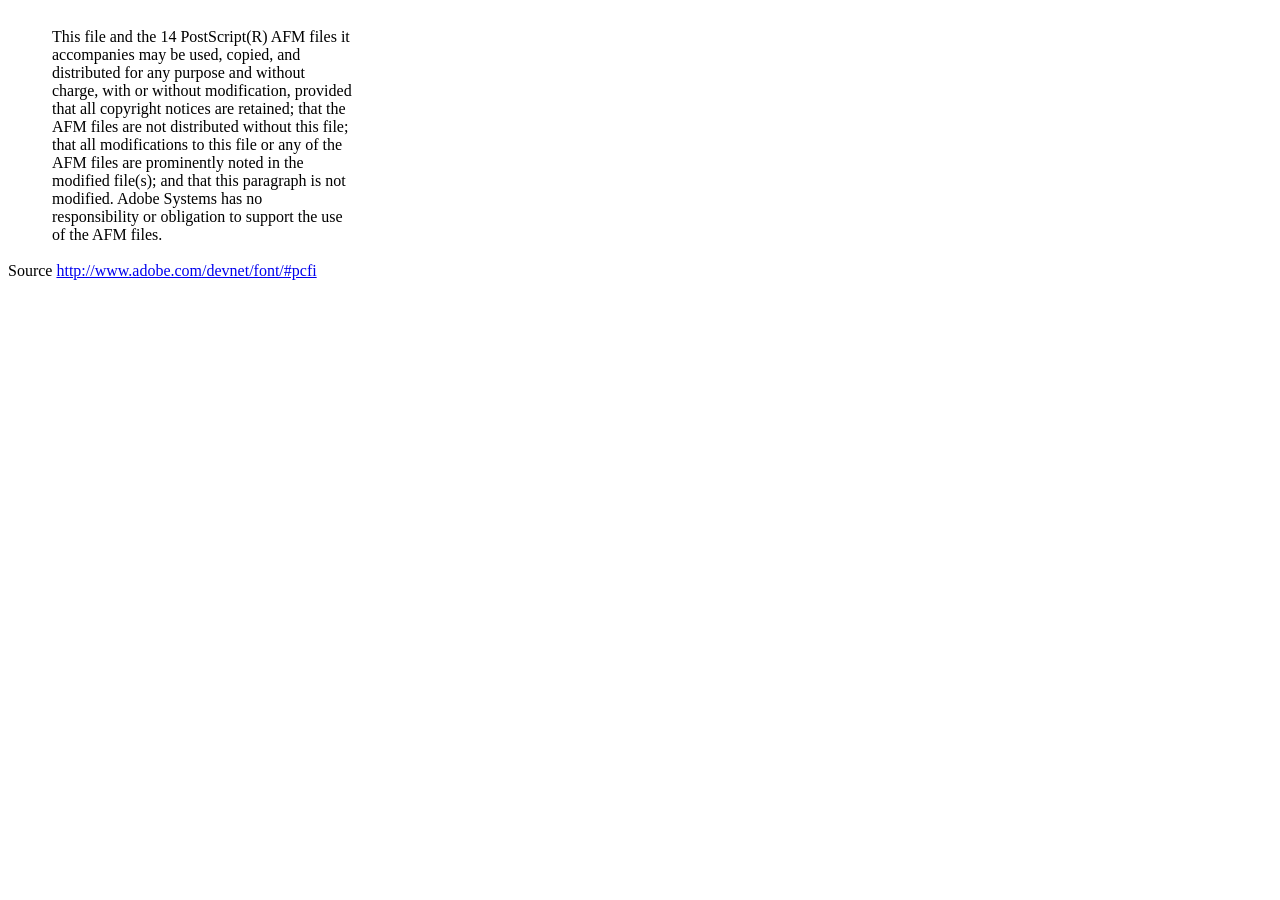
<file: vendor/dompdf/dompdf/lib/fonts/mustRead.html>
<html>
	<head>
		<meta http-equiv="content-type" content="text/html;charset=iso-8859-1">
		<meta name="generator" content="Adobe GoLive 4">
		<title>Core 14 AFM Files - ReadMe</title>
	</head>
	<body bgcolor="white">
		<font color="white">or</font>
		<table border="0" cellpadding="0" cellspacing="2">
			<tr>
				<td width="40"></td>
				<td width="300">This file and the 14 PostScript(R) AFM files it accompanies may be used, copied, and distributed for any purpose and without charge, with or without modification, provided that all copyright notices are retained; that the AFM files are not distributed without this file; that all modifications to this file or any of the AFM files are prominently noted in the modified file(s); and that this paragraph is not modified. Adobe Systems has no responsibility or obligation to support the use of the AFM files. <font color="white">Col</font></td>
			</tr>
		</table>
		<p>Source <a href="http://www.adobe.com/devnet/font/#pcfi">http://www.adobe.com/devnet/font/#pcfi</a></p>
</body>
</html>
</file>
